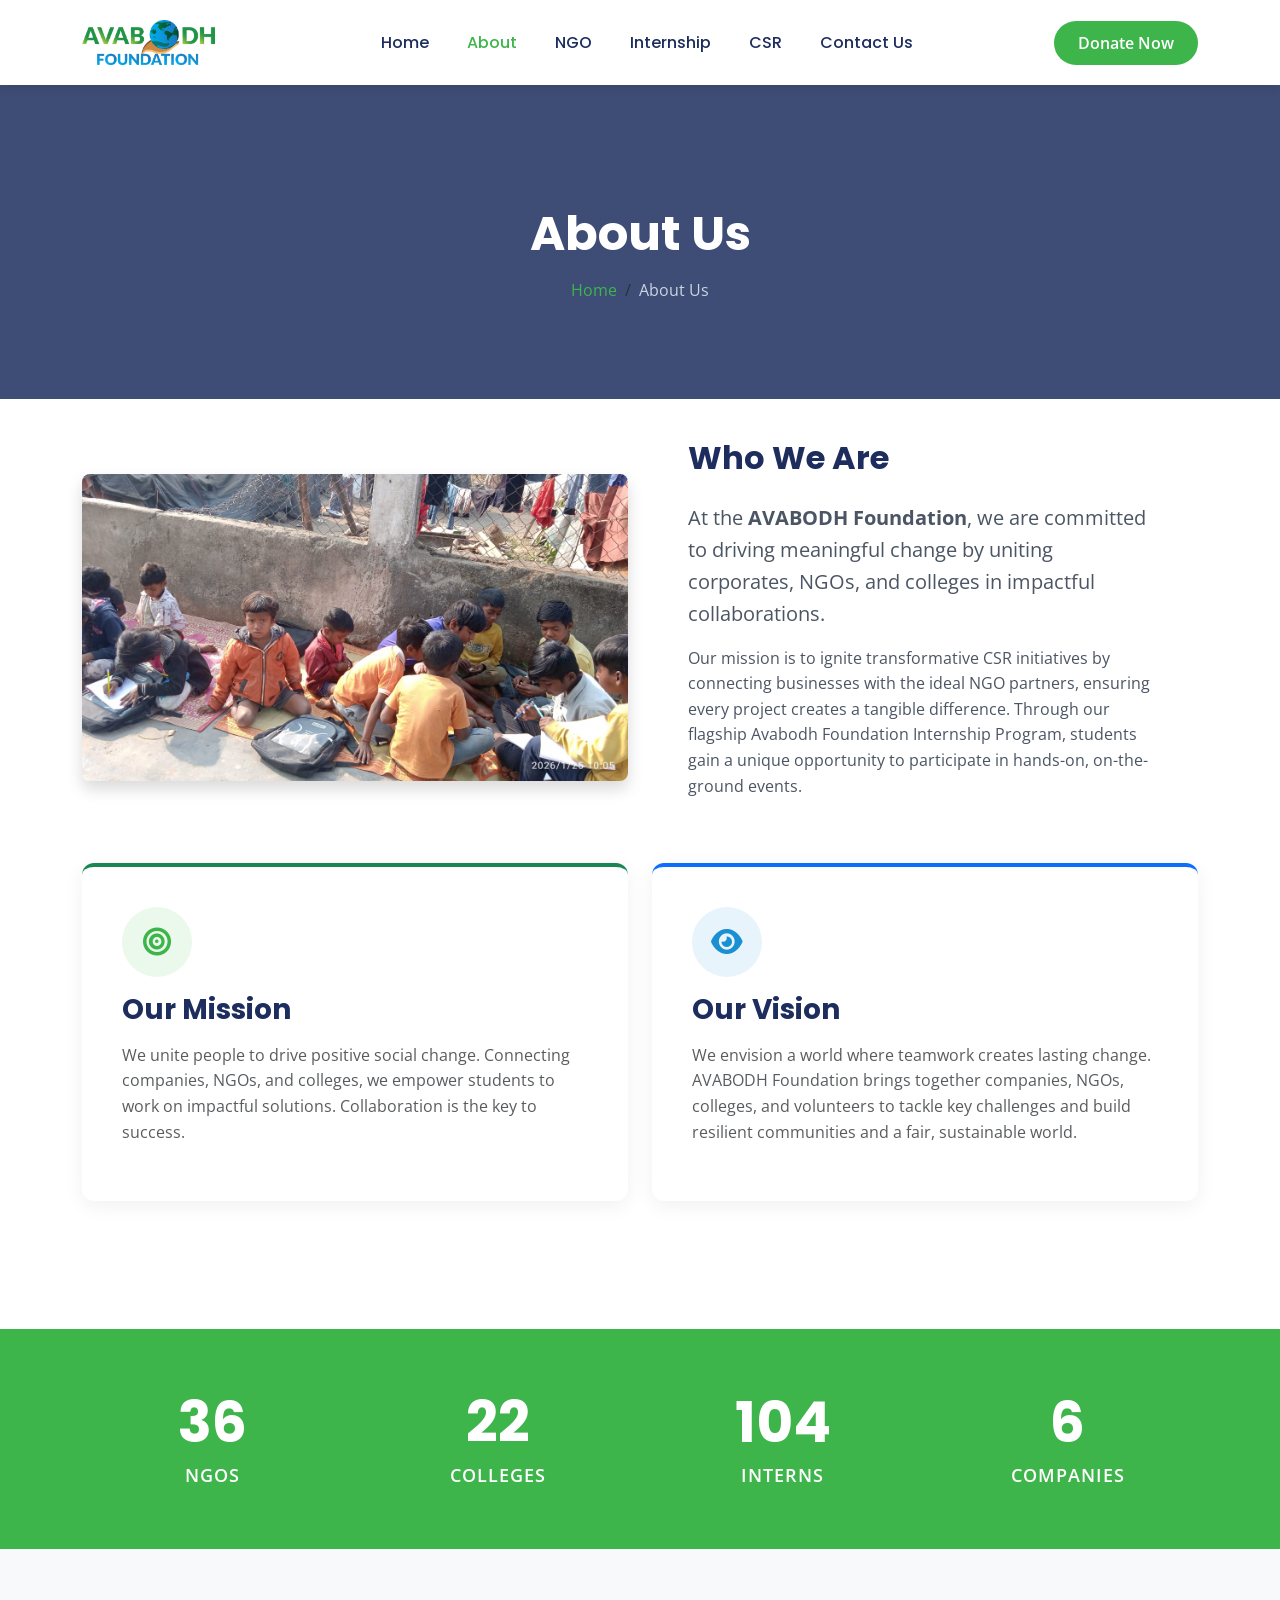
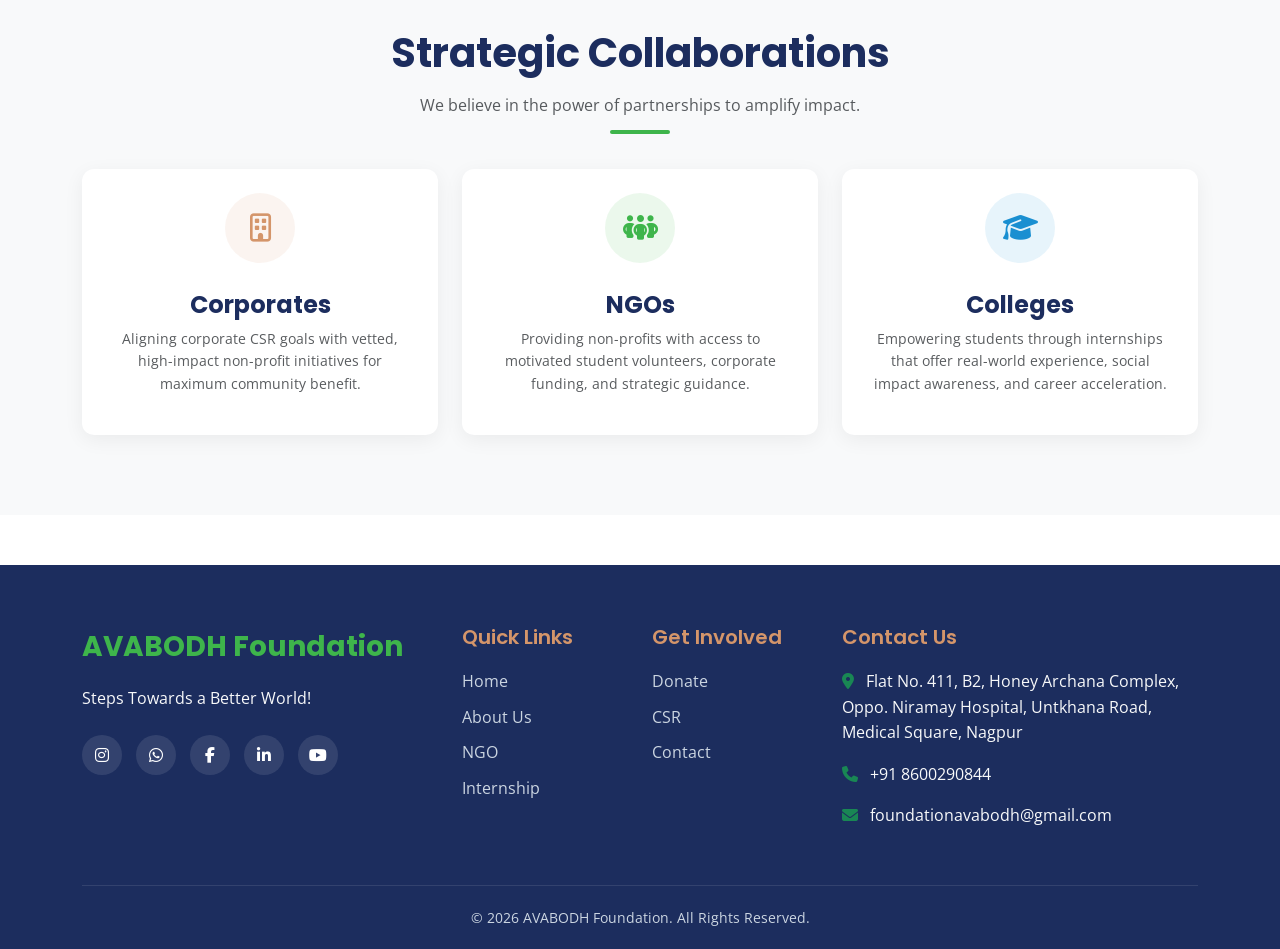
<file: about.html>
<!DOCTYPE html>
<html lang="en">
<head>
    <meta charset="UTF-8">
    <meta name="viewport" content="width=device-width, initial-scale=1.0">
    <title>About Us | AVABODH Foundation</title>
    <!-- Google Fonts -->
    <link href="https://fonts.googleapis.com/css2?family=Poppins:wght@400;500;600;700;800&family=Open+Sans:wght@400;500;600&display=swap" rel="stylesheet">
    <!-- Bootstrap 5 CSS -->
    <link href="https://cdn.jsdelivr.net/npm/bootstrap@5.3.0/dist/css/bootstrap.min.css" rel="stylesheet">
    <!-- Font Awesome 6 -->
    <link rel="stylesheet" href="https://cdnjs.cloudflare.com/ajax/libs/font-awesome/6.4.0/css/all.min.css">
    <!-- Custom CSS -->
    <link rel="stylesheet" href="css/style.css">
</head>
<body>

    <!-- Navbar -->
    <nav class="navbar navbar-expand-lg sticky-top">
        <div class="container">
            <a class="navbar-brand d-flex align-items-center" href="index.html">
    <img src="images/logo2.png" alt="AVABODH Logo" class="logo-img">
</a>
            <button class="navbar-toggler" type="button" data-bs-toggle="collapse" data-bs-target="#mainNav" aria-controls="mainNav" aria-expanded="false" aria-label="Toggle navigation">
                <span class="navbar-toggler-icon"></span>
            </button>
            <div class="collapse navbar-collapse" id="mainNav">
                <ul class="navbar-nav mx-auto mb-2 mb-lg-0">
                    <li class="nav-item"><a class="nav-link" href="index.html">Home</a></li>
                    <li class="nav-item"><a class="nav-link active" href="about.html">About</a></li>
                    <li class="nav-item"><a class="nav-link" href="causes.html">NGO</a></li>
                    <li class="nav-item"><a class="nav-link" href="internship.html">Internship</a></li>
                    <li class="nav-item"><a class="nav-link" href="csr.html">CSR</a></li>
                    <li class="nav-item"><a class="nav-link" href="contact.html">Contact Us</a></li>
                </ul>
                <a href="donate.html" class="btn btn-primary-custom">Donate Now</a>
            </div>
        </div>
    </nav>

    <!-- Page Header -->
    <div class="page-header">
        <div class="container">
            <h1>About Us</h1>
            <nav aria-label="breadcrumb">
                <ol class="breadcrumb">
                    <li class="breadcrumb-item"><a href="index.html">Home</a></li>
                    <li class="breadcrumb-item active" aria-current="page">About Us</li>
                </ol>
            </nav>
        </div>
    </div>

    <!-- About Section -->
    <section class="section-padding pt-0">
        <div class="container">
            <div class="row align-items-center mb-5">
                <div class="col-lg-6 mb-4 mb-lg-0">
                    <img src="images/IMG-20260125-WA0002.jpg" alt="About Avabodh Foundation" class="img-fluid rounded-3 shadow">
                </div>
                <div class="col-lg-6 px-lg-5">
                    <h2 class="fw-bold mb-4" style="color: var(--dark-navy);">Who We Are</h2>
                    <p class="fs-5">At the <strong>AVABODH Foundation</strong>, we are committed to driving meaningful change by uniting corporates, NGOs, and colleges in impactful collaborations.</p>
                    <p>Our mission is to ignite transformative CSR initiatives by connecting businesses with the ideal NGO partners, ensuring every project creates a tangible difference. Through our flagship Avabodh Foundation Internship Program, students gain a unique opportunity to participate in hands-on, on-the-ground events.</p>
                </div>
            </div>

            <!-- Mission & Vision -->
            <div class="row g-4 mb-5">
                <div class="col-md-6">
                    <div class="card custom-card p-4 h-100 border-top border-4 border-success">
                        <div class="card-body">
                            <div class="icon-box mb-3"><i class="fa-solid fa-bullseye"></i></div>
                            <h3 class="fw-bold mb-3">Our Mission</h3>
                            <p class="text-muted">We unite people to drive positive social change. Connecting companies, NGOs, and colleges, we empower students to work on impactful solutions. Collaboration is the key to success.</p>
                        </div>
                    </div>
                </div>
                <div class="col-md-6">
                    <div class="card custom-card p-4 h-100 border-top border-4 border-primary">
                        <div class="card-body">
                            <div class="icon-box blue mb-3"><i class="fa-solid fa-eye"></i></div>
                            <h3 class="fw-bold mb-3">Our Vision</h3>
                            <p class="text-muted">We envision a world where teamwork creates lasting change. AVABODH Foundation brings together companies, NGOs, colleges, and volunteers to tackle key challenges and build resilient communities and a fair, sustainable world.</p>
                        </div>
                    </div>
                </div>
            </div>
        </div>
    </section>

   <!-- Stats Section -->
<section class="stats-section my-0 rounded-0 shadow-none">
    <div class="container">
        <div class="row text-center g-4">

            <!-- NGOs -->
            <div class="col-md-3 col-6">
                <div class="stat-item">
                    <h2 class="stat-counter" data-target="130">0</h2>
                    <p>NGOs</p>
                </div>
            </div>

            <!-- Colleges -->
            <div class="col-md-3 col-6">
                <div class="stat-item">
                    <h2 class="stat-counter" data-target="80">0</h2>
                    <p>Colleges</p>
                </div>
            </div>

            <!-- Interns -->
            <div class="col-md-3 col-6">
                <div class="stat-item">
                    <h2 class="stat-counter" data-target="380">0</h2>
                    <p>Interns</p>
                </div>
            </div>

            <!-- Companies -->
            <div class="col-md-3 col-6">
                <div class="stat-item">
                    <h2 class="stat-counter" data-target="20">0</h2>
                    <p>Companies</p>
                </div>
            </div>

        </div>
    </div>
</section>
    
    <!-- Strategic Collaborations -->
    <section class="section-padding bg-light">
        <div class="container">
            <div class="section-title">
                <h2>Strategic Collaborations</h2>
                <p class="text-muted mt-3">We believe in the power of partnerships to amplify impact.</p>
            </div>
            <div class="row g-4 text-center">
                <div class="col-lg-4">
                    <div class="card custom-card p-4 border-0">
                        <div class="icon-box mx-auto tan"><i class="fa-regular fa-building"></i></div>
                        <h4 class="fw-bold mt-2">Corporates</h4>
                        <p class="text-muted small">Aligning corporate CSR goals with vetted, high-impact non-profit initiatives for maximum community benefit.</p>
                    </div>
                </div>
                <div class="col-lg-4">
                    <div class="card custom-card p-4 border-0">
                        <div class="icon-box mx-auto"><i class="fa-solid fa-people-group"></i></div>
                        <h4 class="fw-bold mt-2">NGOs</h4>
                        <p class="text-muted small">Providing non-profits with access to motivated student volunteers, corporate funding, and strategic guidance.</p>
                    </div>
                </div>
                <div class="col-lg-4">
                    <div class="card custom-card p-4 border-0">
                        <div class="icon-box mx-auto blue"><i class="fa-solid fa-graduation-cap"></i></div>
                        <h4 class="fw-bold mt-2">Colleges</h4>
                        <p class="text-muted small">Empowering students through internships that offer real-world experience, social impact awareness, and career acceleration.</p>
                    </div>
                </div>
            </div>
        </div>
    </section>

    <!-- Footer -->
    <footer>
        <div class="container">
            <div class="row g-4">
                <div class="col-lg-4 col-md-6">
                    <a class="navbar-brand text-white fs-3 fw-bold d-block mb-3" href="index.html" style="font-family: var(--heading-font);">AVABODH <span style="color: var(--primary-green);">Foundation</span></a>
                    <p class="mb-4 text-light">Steps Towards a Better World!</p>
                    <div class="social-icons">
                        <a href="https://www.instagram.com/reel/C9L1jUaPxgK/" target="_blank"><i class="fa-brands fa-instagram"></i></a>
                        <a href="https://chat.whatsapp.com/GaS6UkNaG8NHEqU58YS4Jh" target="_blank"><i class="fa-brands fa-whatsapp"></i></a>
                        <a href="https://www.facebook.com/reel/1158831598672202" target="_blank"><i class="fa-brands fa-facebook-f"></i></a>
                        <a href="https://www.linkedin.com/posts/avabodh-foundationn_avabodh-socialservicecommunityimpact-activity-7216248771544854529-NcuN" target="_blank"><i class="fa-brands fa-linkedin-in"></i></a>
                        <a href="https://youtube.com/shorts/wvzw0YIG0To" target="_blank"><i class="fa-brands fa-youtube"></i></a>
                    </div>
                </div>
                <div class="col-lg-2 col-md-6">
                    <h5>Quick Links</h5>
                    <ul>
                        <li><a href="index.html">Home</a></li>
                        <li><a href="about.html">About Us</a></li>
                        <li><a href="causes.html">NGO</a></li>
                        <li><a href="internship.html">Internship</a></li>
                    </ul>
                </div>
                <div class="col-lg-2 col-md-6">
                    <h5>Get Involved</h5>
                    <ul>
                        <li><a href="donate.html">Donate</a></li>
                        <li><a href="csr.html">CSR</a></li>
                        <li><a href="contact.html">Contact</a></li>
                    </ul>
                </div>
                <div class="col-lg-4 col-md-6">
                    <h5>Contact Us</h5>
                    <ul class="text-light list-unstyled">
                        <li class="mb-3"><i class="fa-solid fa-location-dot me-2 text-success"></i> Flat No. 411, B2, Honey Archana Complex, Oppo. Niramay Hospital, Untkhana Road, Medical Square, Nagpur</li>
                        <li class="mb-3"><i class="fa-solid fa-phone me-2 text-success"></i> +91 8600290844</li>
                        <li class="mb-3"><i class="fa-solid fa-envelope me-2 text-success"></i> foundationavabodh@gmail.com</li>
                    </ul>
                </div>
            </div>
            <div class="footer-bottom">
                <p class="mb-0">&copy; <span id="year"></span> AVABODH Foundation. All Rights Reserved.</p>
            </div>
        </div>
    </footer>

    <!-- Bootstrap & JS -->
    <script src="https://cdn.jsdelivr.net/npm/bootstrap@5.3.0/dist/js/bootstrap.bundle.min.js"></script>
    <script src="js/main.js"></script>
    <script>
        document.getElementById('year').textContent = new Date().getFullYear();
    </script>
</body>
</html>
</file>
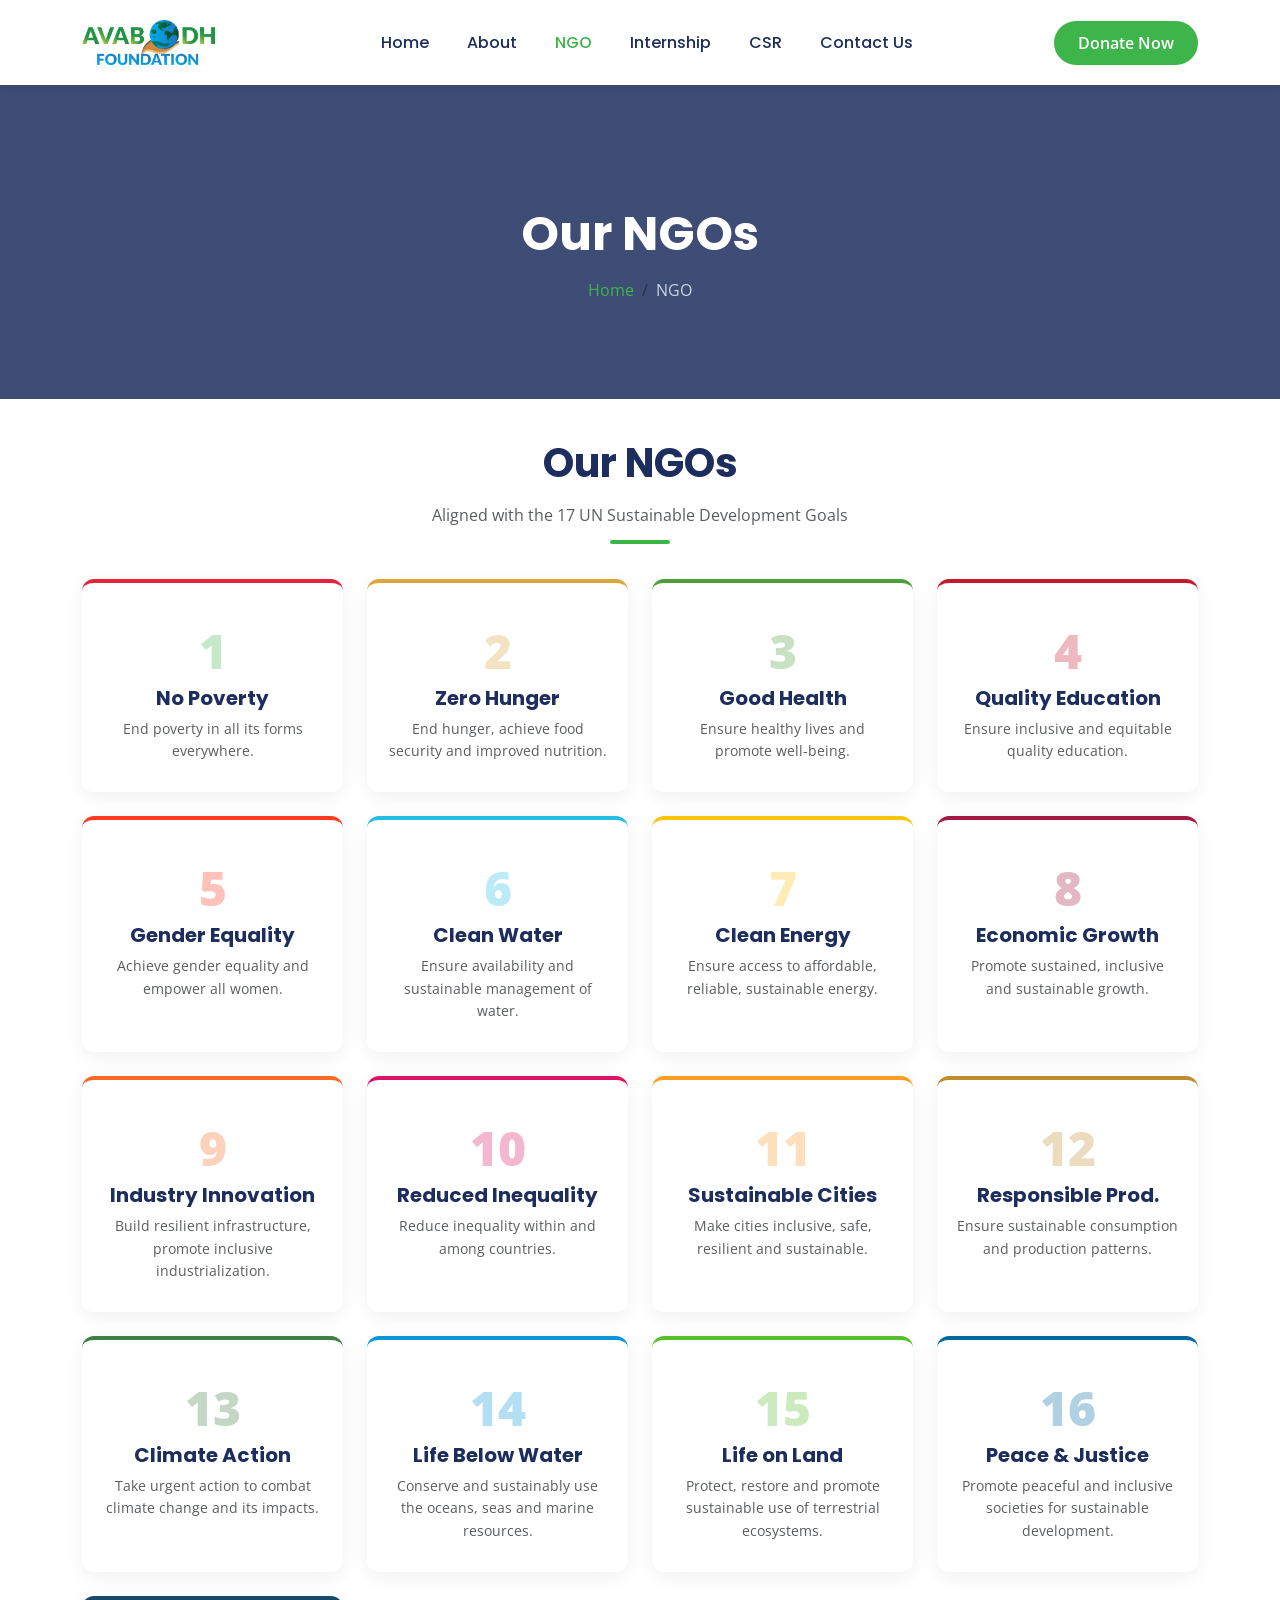
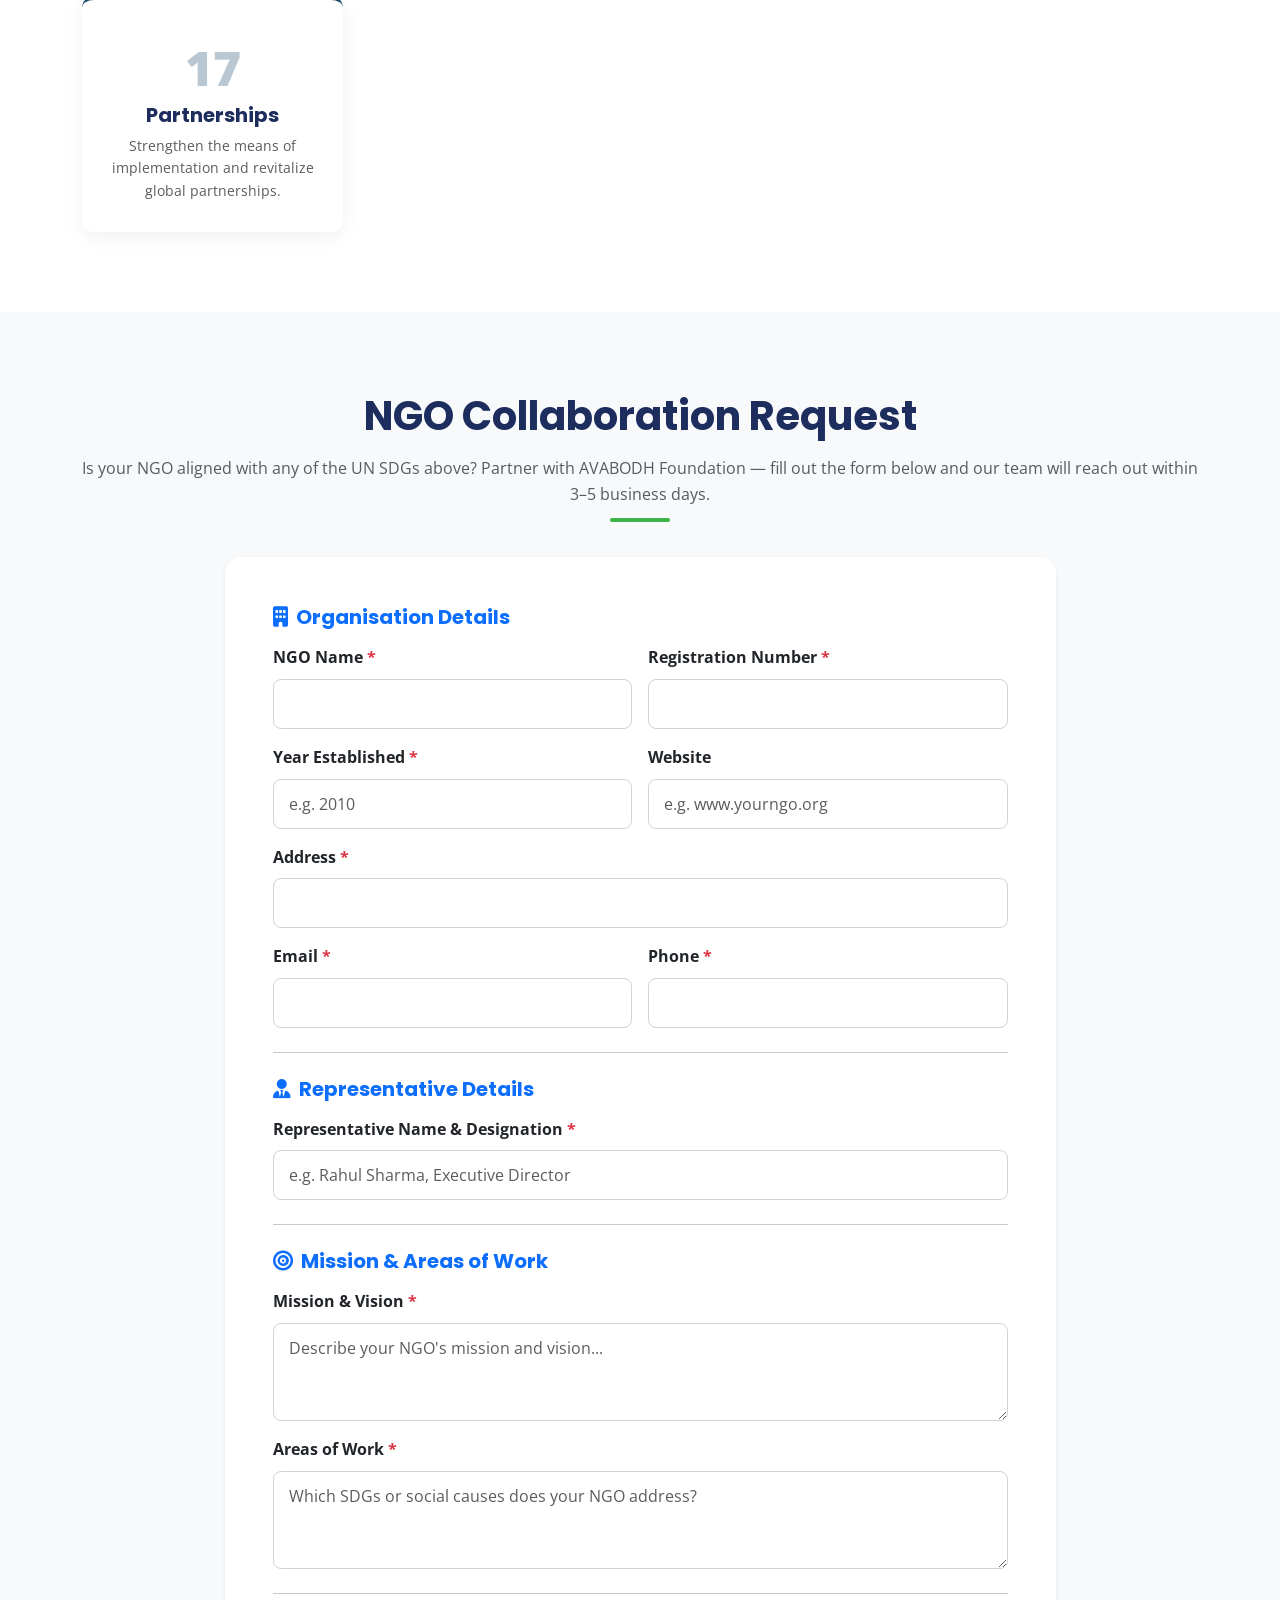
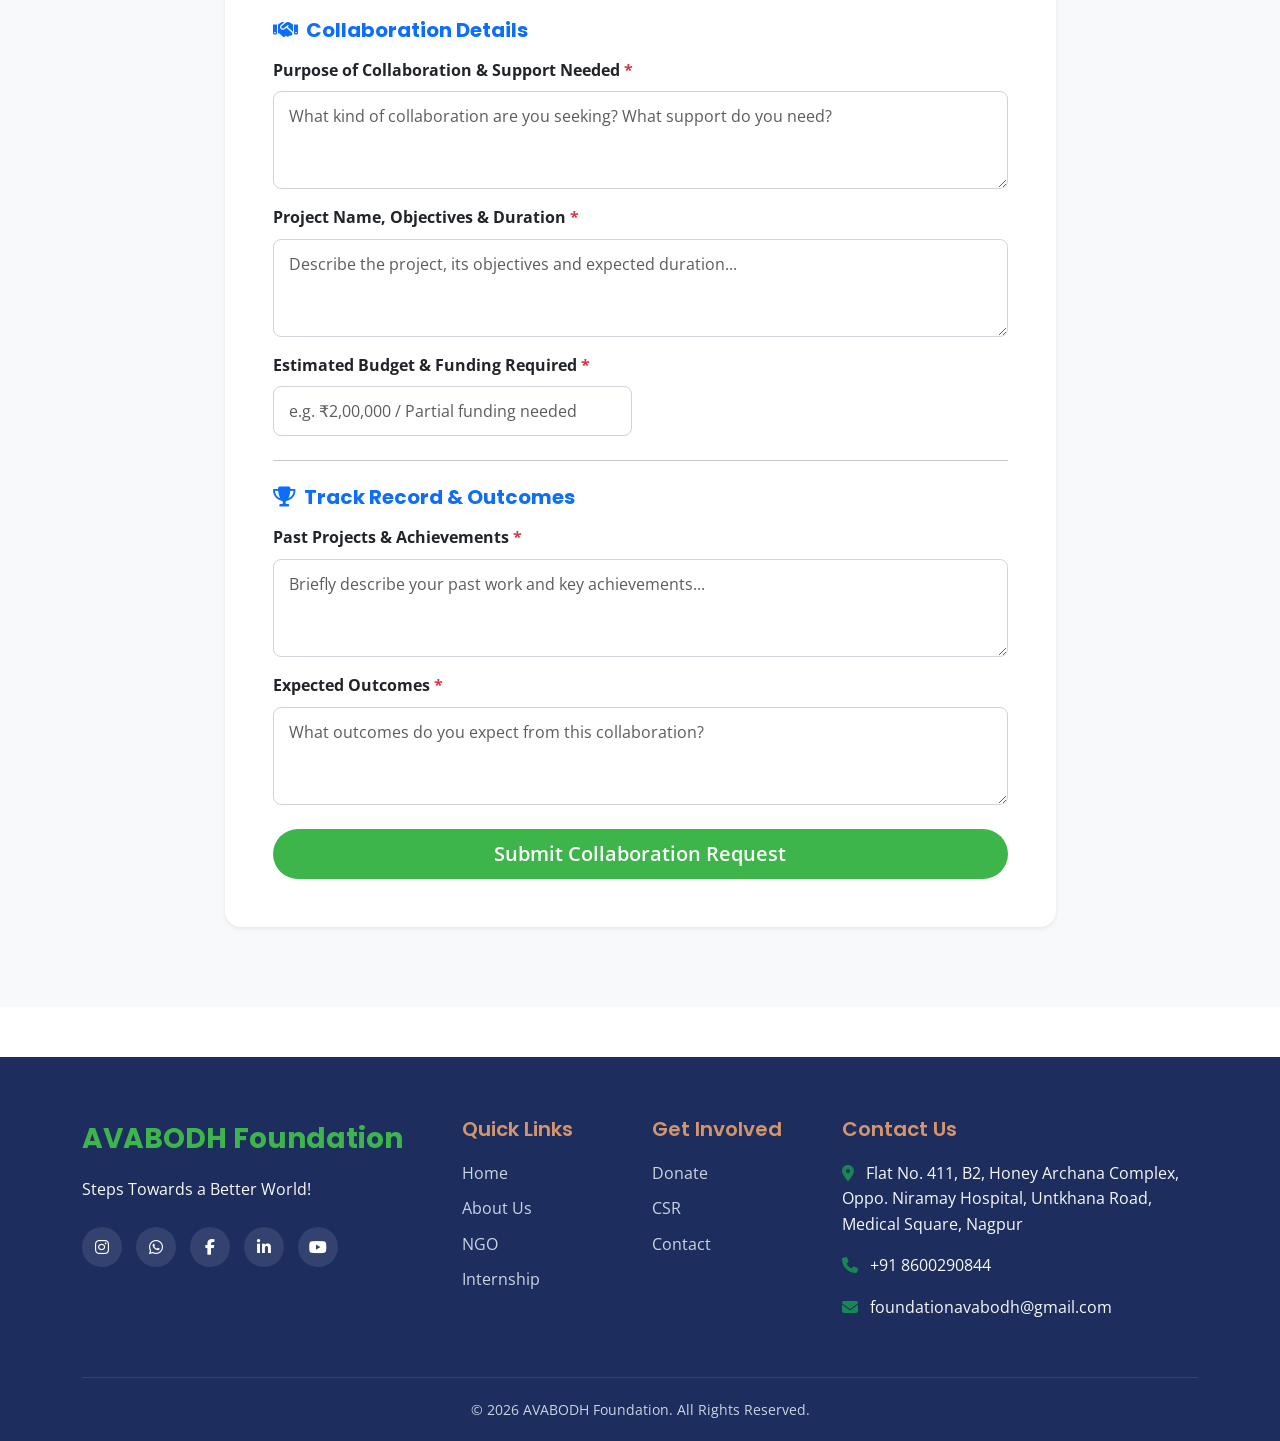
<file: causes.html>
<!DOCTYPE html>
<html lang="en">
<head>
    <meta charset="UTF-8">
    <meta name="viewport" content="width=device-width, initial-scale=1.0">
    <title>NGO | AVABODH Foundation</title>
    <!-- Google Fonts -->
    <link href="https://fonts.googleapis.com/css2?family=Poppins:wght@400;500;600;700;800&family=Open+Sans:wght@400;500;600&display=swap" rel="stylesheet">
    <!-- Bootstrap 5 CSS -->
    <link href="https://cdn.jsdelivr.net/npm/bootstrap@5.3.0/dist/css/bootstrap.min.css" rel="stylesheet">
    <!-- Font Awesome 6 -->
    <link rel="stylesheet" href="https://cdnjs.cloudflare.com/ajax/libs/font-awesome/6.4.0/css/all.min.css">
    <!-- Custom CSS -->
    <link rel="stylesheet" href="css/style.css">
    <style>
        .sdg-card-1  { border-top: 4px solid #E5243B; }
        .sdg-card-2  { border-top: 4px solid #DDA63A; }
        .sdg-card-3  { border-top: 4px solid #4C9F38; }
        .sdg-card-4  { border-top: 4px solid #C5192D; }
        .sdg-card-5  { border-top: 4px solid #FF3A21; }
        .sdg-card-6  { border-top: 4px solid #26BDE2; }
        .sdg-card-7  { border-top: 4px solid #FCC30B; }
        .sdg-card-8  { border-top: 4px solid #A21942; }
        .sdg-card-9  { border-top: 4px solid #FD6925; }
        .sdg-card-10 { border-top: 4px solid #DD1367; }
        .sdg-card-11 { border-top: 4px solid #FD9D24; }
        .sdg-card-12 { border-top: 4px solid #BF8B2E; }
        .sdg-card-13 { border-top: 4px solid #3F7E44; }
        .sdg-card-14 { border-top: 4px solid #0A97D9; }
        .sdg-card-15 { border-top: 4px solid #56C02B; }
        .sdg-card-16 { border-top: 4px solid #00689D; }
        .sdg-card-17 { border-top: 4px solid #19486A; }
    </style>
</head>
<body>

    <!-- Navbar -->
    <nav class="navbar navbar-expand-lg sticky-top">
        <div class="container">
            <a class="navbar-brand d-flex align-items-center" href="index.html">
                <img src="images/logo2.png" alt="AVABODH Logo" class="logo-img">
            </a>
            <button class="navbar-toggler" type="button" data-bs-toggle="collapse" data-bs-target="#mainNav" aria-controls="mainNav" aria-expanded="false" aria-label="Toggle navigation">
                <span class="navbar-toggler-icon"></span>
            </button>
            <div class="collapse navbar-collapse" id="mainNav">
                <ul class="navbar-nav mx-auto mb-2 mb-lg-0">
                    <li class="nav-item"><a class="nav-link" href="index.html">Home</a></li>
                    <li class="nav-item"><a class="nav-link" href="about.html">About</a></li>
                    <li class="nav-item"><a class="nav-link active" href="causes.html">NGO</a></li>
                    <li class="nav-item"><a class="nav-link" href="internship.html">Internship</a></li>
                    <li class="nav-item"><a class="nav-link" href="csr.html">CSR</a></li>
                    <li class="nav-item"><a class="nav-link" href="contact.html">Contact Us</a></li>
                </ul>
                <a href="donate.html" class="btn btn-primary-custom">Donate Now</a>
            </div>
        </div>
    </nav>

    <!-- Page Header -->
    <div class="page-header">
        <div class="container">
            <h1>Our NGOs</h1>
            <nav aria-label="breadcrumb">
                <ol class="breadcrumb">
                    <li class="breadcrumb-item"><a href="index.html">Home</a></li>
                    <li class="breadcrumb-item active" aria-current="page">NGO</li>
                </ol>
            </nav>
        </div>
    </div>

    <!-- SDGs Section -->
    <section class="section-padding pt-0">
        <div class="container">
            <div class="section-title">
                <h2>Our NGOs</h2>
                <p class="text-muted mt-3">Aligned with the 17 UN Sustainable Development Goals</p>
            </div>
            <div class="row g-4">
                <div class="col-lg-3 col-md-4 col-sm-6">
                    <div class="card custom-card sdg-card sdg-card-1">
                        <div class="sdg-number">1</div>
                        <h5 class="fw-bold mt-3">No Poverty</h5>
                        <p class="small text-muted mb-0">End poverty in all its forms everywhere.</p>
                    </div>
                </div>
                <div class="col-lg-3 col-md-4 col-sm-6">
                    <div class="card custom-card sdg-card sdg-card-2">
                        <div class="sdg-number" style="color: #DDA63A;">2</div>
                        <h5 class="fw-bold mt-3">Zero Hunger</h5>
                        <p class="small text-muted mb-0">End hunger, achieve food security and improved nutrition.</p>
                    </div>
                </div>
                <div class="col-lg-3 col-md-4 col-sm-6">
                    <div class="card custom-card sdg-card sdg-card-3">
                        <div class="sdg-number" style="color: #4C9F38;">3</div>
                        <h5 class="fw-bold mt-3">Good Health</h5>
                        <p class="small text-muted mb-0">Ensure healthy lives and promote well-being.</p>
                    </div>
                </div>
                <div class="col-lg-3 col-md-4 col-sm-6">
                    <div class="card custom-card sdg-card sdg-card-4">
                        <div class="sdg-number" style="color: #C5192D;">4</div>
                        <h5 class="fw-bold mt-3">Quality Education</h5>
                        <p class="small text-muted mb-0">Ensure inclusive and equitable quality education.</p>
                    </div>
                </div>
                <div class="col-lg-3 col-md-4 col-sm-6">
                    <div class="card custom-card sdg-card sdg-card-5">
                        <div class="sdg-number" style="color: #FF3A21;">5</div>
                        <h5 class="fw-bold mt-3">Gender Equality</h5>
                        <p class="small text-muted mb-0">Achieve gender equality and empower all women.</p>
                    </div>
                </div>
                <div class="col-lg-3 col-md-4 col-sm-6">
                    <div class="card custom-card sdg-card sdg-card-6">
                        <div class="sdg-number" style="color: #26BDE2;">6</div>
                        <h5 class="fw-bold mt-3">Clean Water</h5>
                        <p class="small text-muted mb-0">Ensure availability and sustainable management of water.</p>
                    </div>
                </div>
                <div class="col-lg-3 col-md-4 col-sm-6">
                    <div class="card custom-card sdg-card sdg-card-7">
                        <div class="sdg-number" style="color: #FCC30B;">7</div>
                        <h5 class="fw-bold mt-3">Clean Energy</h5>
                        <p class="small text-muted mb-0">Ensure access to affordable, reliable, sustainable energy.</p>
                    </div>
                </div>
                <div class="col-lg-3 col-md-4 col-sm-6">
                    <div class="card custom-card sdg-card sdg-card-8">
                        <div class="sdg-number" style="color: #A21942;">8</div>
                        <h5 class="fw-bold mt-3">Economic Growth</h5>
                        <p class="small text-muted mb-0">Promote sustained, inclusive and sustainable growth.</p>
                    </div>
                </div>
                <div class="col-lg-3 col-md-4 col-sm-6">
                    <div class="card custom-card sdg-card sdg-card-9">
                        <div class="sdg-number" style="color: #FD6925;">9</div>
                        <h5 class="fw-bold mt-3">Industry Innovation</h5>
                        <p class="small text-muted mb-0">Build resilient infrastructure, promote inclusive industrialization.</p>
                    </div>
                </div>
                <div class="col-lg-3 col-md-4 col-sm-6">
                    <div class="card custom-card sdg-card sdg-card-10">
                        <div class="sdg-number" style="color: #DD1367;">10</div>
                        <h5 class="fw-bold mt-3">Reduced Inequality</h5>
                        <p class="small text-muted mb-0">Reduce inequality within and among countries.</p>
                    </div>
                </div>
                <div class="col-lg-3 col-md-4 col-sm-6">
                    <div class="card custom-card sdg-card sdg-card-11">
                        <div class="sdg-number" style="color: #FD9D24;">11</div>
                        <h5 class="fw-bold mt-3">Sustainable Cities</h5>
                        <p class="small text-muted mb-0">Make cities inclusive, safe, resilient and sustainable.</p>
                    </div>
                </div>
                <div class="col-lg-3 col-md-4 col-sm-6">
                    <div class="card custom-card sdg-card sdg-card-12">
                        <div class="sdg-number" style="color: #BF8B2E;">12</div>
                        <h5 class="fw-bold mt-3">Responsible Prod.</h5>
                        <p class="small text-muted mb-0">Ensure sustainable consumption and production patterns.</p>
                    </div>
                </div>
                <div class="col-lg-3 col-md-4 col-sm-6">
                    <div class="card custom-card sdg-card sdg-card-13">
                        <div class="sdg-number" style="color: #3F7E44;">13</div>
                        <h5 class="fw-bold mt-3">Climate Action</h5>
                        <p class="small text-muted mb-0">Take urgent action to combat climate change and its impacts.</p>
                    </div>
                </div>
                <div class="col-lg-3 col-md-4 col-sm-6">
                    <div class="card custom-card sdg-card sdg-card-14">
                        <div class="sdg-number" style="color: #0A97D9;">14</div>
                        <h5 class="fw-bold mt-3">Life Below Water</h5>
                        <p class="small text-muted mb-0">Conserve and sustainably use the oceans, seas and marine resources.</p>
                    </div>
                </div>
                <div class="col-lg-3 col-md-4 col-sm-6">
                    <div class="card custom-card sdg-card sdg-card-15">
                        <div class="sdg-number" style="color: #56C02B;">15</div>
                        <h5 class="fw-bold mt-3">Life on Land</h5>
                        <p class="small text-muted mb-0">Protect, restore and promote sustainable use of terrestrial ecosystems.</p>
                    </div>
                </div>
                <div class="col-lg-3 col-md-4 col-sm-6">
                    <div class="card custom-card sdg-card sdg-card-16">
                        <div class="sdg-number" style="color: #00689D;">16</div>
                        <h5 class="fw-bold mt-3">Peace & Justice</h5>
                        <p class="small text-muted mb-0">Promote peaceful and inclusive societies for sustainable development.</p>
                    </div>
                </div>
                <div class="col-lg-3 col-md-4 col-sm-6">
                    <div class="card custom-card sdg-card sdg-card-17">
                        <div class="sdg-number" style="color: #19486A;">17</div>
                        <h5 class="fw-bold mt-3">Partnerships</h5>
                        <p class="small text-muted mb-0">Strengthen the means of implementation and revitalize global partnerships.</p>
                    </div>
                </div>
            </div>
        </div>
    </section>

    <!-- =============================================
         NGO COLLABORATION FORM — NEW SECTION
         ============================================= -->
    <section class="section-padding bg-light" id="ngoFormSection">
        <div class="container">
            <div class="section-title">
                <h2>NGO Collaboration Request</h2>
                <p class="text-muted mt-3">Is your NGO aligned with any of the UN SDGs above? Partner with AVABODH Foundation — fill out the form below and our team will reach out within 3–5 business days.</p>
            </div>
            <div class="row justify-content-center">
                <div class="col-lg-9">
                    <div class="card shadow-sm border-0 rounded-4">
                        <div class="card-body p-4 p-md-5">

                            <!-- Success Message -->
                            <div id="ngoSuccess" style="display:none;" class="alert alert-success text-center rounded-3 fs-5 mb-4">
                                ✅ <strong>Collaboration Request Submitted!</strong> Our team will review and contact you within 3–5 business days.
                            </div>

                            <!-- NGO Form -->
                            <form id="ngoForm">

                                <!-- Section 1: Basic Info -->
                                <h5 class="fw-bold mb-3 text-primary"><i class="fa-solid fa-building me-2"></i>Organisation Details</h5>
                                <div class="row g-3 mb-4">
                                    <div class="col-md-6">
                                        <label for="ngoName" class="form-label fw-bold">NGO Name <span class="text-danger">*</span></label>
                                        <input type="text" class="form-control" id="ngoName" required>
                                    </div>
                                    <div class="col-md-6">
                                        <label for="regNumber" class="form-label fw-bold">Registration Number <span class="text-danger">*</span></label>
                                        <input type="text" class="form-control" id="regNumber" required>
                                    </div>
                                    <div class="col-md-6">
                                        <label for="yearEstablished" class="form-label fw-bold">Year Established <span class="text-danger">*</span></label>
                                        <input type="text" class="form-control" id="yearEstablished" placeholder="e.g. 2010" required>
                                    </div>
                                    <div class="col-md-6">
                                        <label for="ngoWebsite" class="form-label fw-bold">Website</label>
                                        <input type="text" class="form-control" id="ngoWebsite" placeholder="e.g. www.yourngo.org">
                                    </div>
                                    <div class="col-12">
                                        <label for="ngoAddress" class="form-label fw-bold">Address <span class="text-danger">*</span></label>
                                        <input type="text" class="form-control" id="ngoAddress" required>
                                    </div>
                                    <div class="col-md-6">
                                        <label for="ngoEmail" class="form-label fw-bold">Email <span class="text-danger">*</span></label>
                                        <input type="email" class="form-control" id="ngoEmail" required>
                                    </div>
                                    <div class="col-md-6">
                                        <label for="ngoPhone" class="form-label fw-bold">Phone <span class="text-danger">*</span></label>
                                        <input type="tel" class="form-control" id="ngoPhone" required>
                                    </div>
                                </div>

                                <hr class="my-4">

                                <!-- Section 2: Representative -->
                                <h5 class="fw-bold mb-3 text-primary"><i class="fa-solid fa-user-tie me-2"></i>Representative Details</h5>
                                <div class="row g-3 mb-4">
                                    <div class="col-12">
                                        <label for="repDetails" class="form-label fw-bold">Representative Name & Designation <span class="text-danger">*</span></label>
                                        <input type="text" class="form-control" id="repDetails" placeholder="e.g. Rahul Sharma, Executive Director" required>
                                    </div>
                                </div>

                                <hr class="my-4">

                                <!-- Section 3: Mission & Work -->
                                <h5 class="fw-bold mb-3 text-primary"><i class="fa-solid fa-bullseye me-2"></i>Mission & Areas of Work</h5>
                                <div class="row g-3 mb-4">
                                    <div class="col-12">
                                        <label for="missionVision" class="form-label fw-bold">Mission & Vision <span class="text-danger">*</span></label>
                                        <textarea class="form-control" id="missionVision" rows="3" placeholder="Describe your NGO's mission and vision..." required></textarea>
                                    </div>
                                    <div class="col-12">
                                        <label for="areasOfWork" class="form-label fw-bold">Areas of Work <span class="text-danger">*</span></label>
                                        <textarea class="form-control" id="areasOfWork" rows="3" placeholder="Which SDGs or social causes does your NGO address?" required></textarea>
                                    </div>
                                </div>

                                <hr class="my-4">

                                <!-- Section 4: Collaboration -->
                                <h5 class="fw-bold mb-3 text-primary"><i class="fa-solid fa-handshake me-2"></i>Collaboration Details</h5>
                                <div class="row g-3 mb-4">
                                    <div class="col-12">
                                        <label for="purposeCollab" class="form-label fw-bold">Purpose of Collaboration & Support Needed <span class="text-danger">*</span></label>
                                        <textarea class="form-control" id="purposeCollab" rows="3" placeholder="What kind of collaboration are you seeking? What support do you need?" required></textarea>
                                    </div>
                                    <div class="col-12">
                                        <label for="projectDetails" class="form-label fw-bold">Project Name, Objectives & Duration <span class="text-danger">*</span></label>
                                        <textarea class="form-control" id="projectDetails" rows="3" placeholder="Describe the project, its objectives and expected duration..." required></textarea>
                                    </div>
                                    <div class="col-md-6">
                                        <label for="budget" class="form-label fw-bold">Estimated Budget & Funding Required <span class="text-danger">*</span></label>
                                        <input type="text" class="form-control" id="budget" placeholder="e.g. ₹2,00,000 / Partial funding needed" required>
                                    </div>
                                </div>

                                <hr class="my-4">

                                <!-- Section 5: Track Record -->
                                <h5 class="fw-bold mb-3 text-primary"><i class="fa-solid fa-trophy me-2"></i>Track Record & Outcomes</h5>
                                <div class="row g-3 mb-4">
                                    <div class="col-12">
                                        <label for="pastProjects" class="form-label fw-bold">Past Projects & Achievements <span class="text-danger">*</span></label>
                                        <textarea class="form-control" id="pastProjects" rows="3" placeholder="Briefly describe your past work and key achievements..." required></textarea>
                                    </div>
                                    <div class="col-12">
                                        <label for="expectedOutcomes" class="form-label fw-bold">Expected Outcomes <span class="text-danger">*</span></label>
                                        <textarea class="form-control" id="expectedOutcomes" rows="3" placeholder="What outcomes do you expect from this collaboration?" required></textarea>
                                    </div>
                                </div>

                                <div class="col-12 text-center mt-4">
                                    <button type="submit" id="ngoSubmitBtn" class="btn btn-primary-custom btn-lg w-100">
                                        Submit Collaboration Request
                                    </button>
                                </div>

                            </form>
                        </div>
                    </div>
                </div>
            </div>
        </div>
    </section>

    <!-- Footer -->
    <footer>
        <div class="container">
            <div class="row g-4">
                <div class="col-lg-4 col-md-6">
                    <a class="navbar-brand text-white fs-3 fw-bold d-block mb-3" href="index.html" style="font-family: var(--heading-font);">AVABODH <span style="color: var(--primary-green);">Foundation</span></a>
                    <p class="mb-4 text-light">Steps Towards a Better World!</p>
                    <div class="social-icons">
                        <a href="https://www.instagram.com/reel/C9L1jUaPxgK/" target="_blank"><i class="fa-brands fa-instagram"></i></a>
                        <a href="https://chat.whatsapp.com/GaS6UkNaG8NHEqU58YS4Jh" target="_blank"><i class="fa-brands fa-whatsapp"></i></a>
                        <a href="https://www.facebook.com/reel/1158831598672202" target="_blank"><i class="fa-brands fa-facebook-f"></i></a>
                        <a href="https://www.linkedin.com/posts/avabodh-foundationn_avabodh-socialservicecommunityimpact-activity-7216248771544854529-NcuN" target="_blank"><i class="fa-brands fa-linkedin-in"></i></a>
                        <a href="https://youtube.com/shorts/wvzw0YIG0To" target="_blank"><i class="fa-brands fa-youtube"></i></a>
                    </div>
                </div>
                <div class="col-lg-2 col-md-6">
                    <h5>Quick Links</h5>
                    <ul>
                        <li><a href="index.html">Home</a></li>
                        <li><a href="about.html">About Us</a></li>
                        <li><a href="causes.html">NGO</a></li>
                        <li><a href="internship.html">Internship</a></li>
                    </ul>
                </div>
                <div class="col-lg-2 col-md-6">
                    <h5>Get Involved</h5>
                    <ul>
                        <li><a href="donate.html">Donate</a></li>
                        <li><a href="csr.html">CSR</a></li>
                        <li><a href="contact.html">Contact</a></li>
                    </ul>
                </div>
                <div class="col-lg-4 col-md-6">
                    <h5>Contact Us</h5>
                    <ul class="text-light list-unstyled">
                        <li class="mb-3"><i class="fa-solid fa-location-dot me-2 text-success"></i> Flat No. 411, B2, Honey Archana Complex, Oppo. Niramay Hospital, Untkhana Road, Medical Square, Nagpur</li>
                        <li class="mb-3"><i class="fa-solid fa-phone me-2 text-success"></i> +91 8600290844</li>
                        <li class="mb-3"><i class="fa-solid fa-envelope me-2 text-success"></i> foundationavabodh@gmail.com</li>
                    </ul>
                </div>
            </div>
            <div class="footer-bottom">
                <p class="mb-0">&copy; <span id="year"></span> AVABODH Foundation. All Rights Reserved.</p>
            </div>
        </div>
    </footer>

    <!-- Bootstrap & JS -->
    <script src="https://cdn.jsdelivr.net/npm/bootstrap@5.3.0/dist/js/bootstrap.bundle.min.js"></script>
    <script src="js/main.js"></script>
    <script>
        document.getElementById('year').textContent = new Date().getFullYear();

        // Google Form endpoint for NGO Collaborations
        const NGO_FORM_URL = 'https://docs.google.com/forms/d/e/1FAIpQLSfrV74zqcHkpq0c9y_P7XHiHwXeHsepmiVExbqfdsjC34eCWg/formResponse';

        // Entry IDs mapped to each field ID
        const NGO_FIELDS = {
            ngoName:          'entry.1055932570',
            regNumber:        'entry.759557122',
            yearEstablished:  'entry.115495086',
            ngoAddress:       'entry.1302465417',
            ngoEmail:         'entry.2146846921',
            ngoPhone:         'entry.1308987733',
            ngoWebsite:       'entry.432570749',
            repDetails:       'entry.1776402872',
            missionVision:    'entry.1475626662',
            areasOfWork:      'entry.1874100737',
            purposeCollab:    'entry.737120370',
            projectDetails:   'entry.780525782',
            budget:           'entry.300767749',
            pastProjects:     'entry.885467784',
            expectedOutcomes: 'entry.1953676178'
        };

        document.getElementById('ngoForm').addEventListener('submit', function (e) {
            e.preventDefault();

            const btn = document.getElementById('ngoSubmitBtn');
            btn.innerHTML = '<i class="fa-solid fa-spinner fa-spin"></i> Submitting...';
            btn.disabled = true;

            // Build URL-encoded form data
            const params = new URLSearchParams();
            for (const [fieldId, entryKey] of Object.entries(NGO_FIELDS)) {
                params.append(entryKey, document.getElementById(fieldId).value);
            }

            // Send to Google Forms using no-cors
            fetch(NGO_FORM_URL, {
                method: 'POST',
                mode: 'no-cors',
                headers: { 'Content-Type': 'application/x-www-form-urlencoded' },
                body: params.toString()
            })
            .then(function () {
                document.getElementById('ngoForm').style.display = 'none';
                document.getElementById('ngoSuccess').style.display = 'block';
                window.scrollTo({ top: document.getElementById('ngoSuccess').offsetTop - 100, behavior: 'smooth' });
            })
            .catch(function (err) {
                btn.innerHTML = 'Submit Collaboration Request';
                btn.disabled = false;
                alert('Something went wrong. Please try again.');
                console.error(err);
            });
        });
    </script>
</body>
</html>
</file>
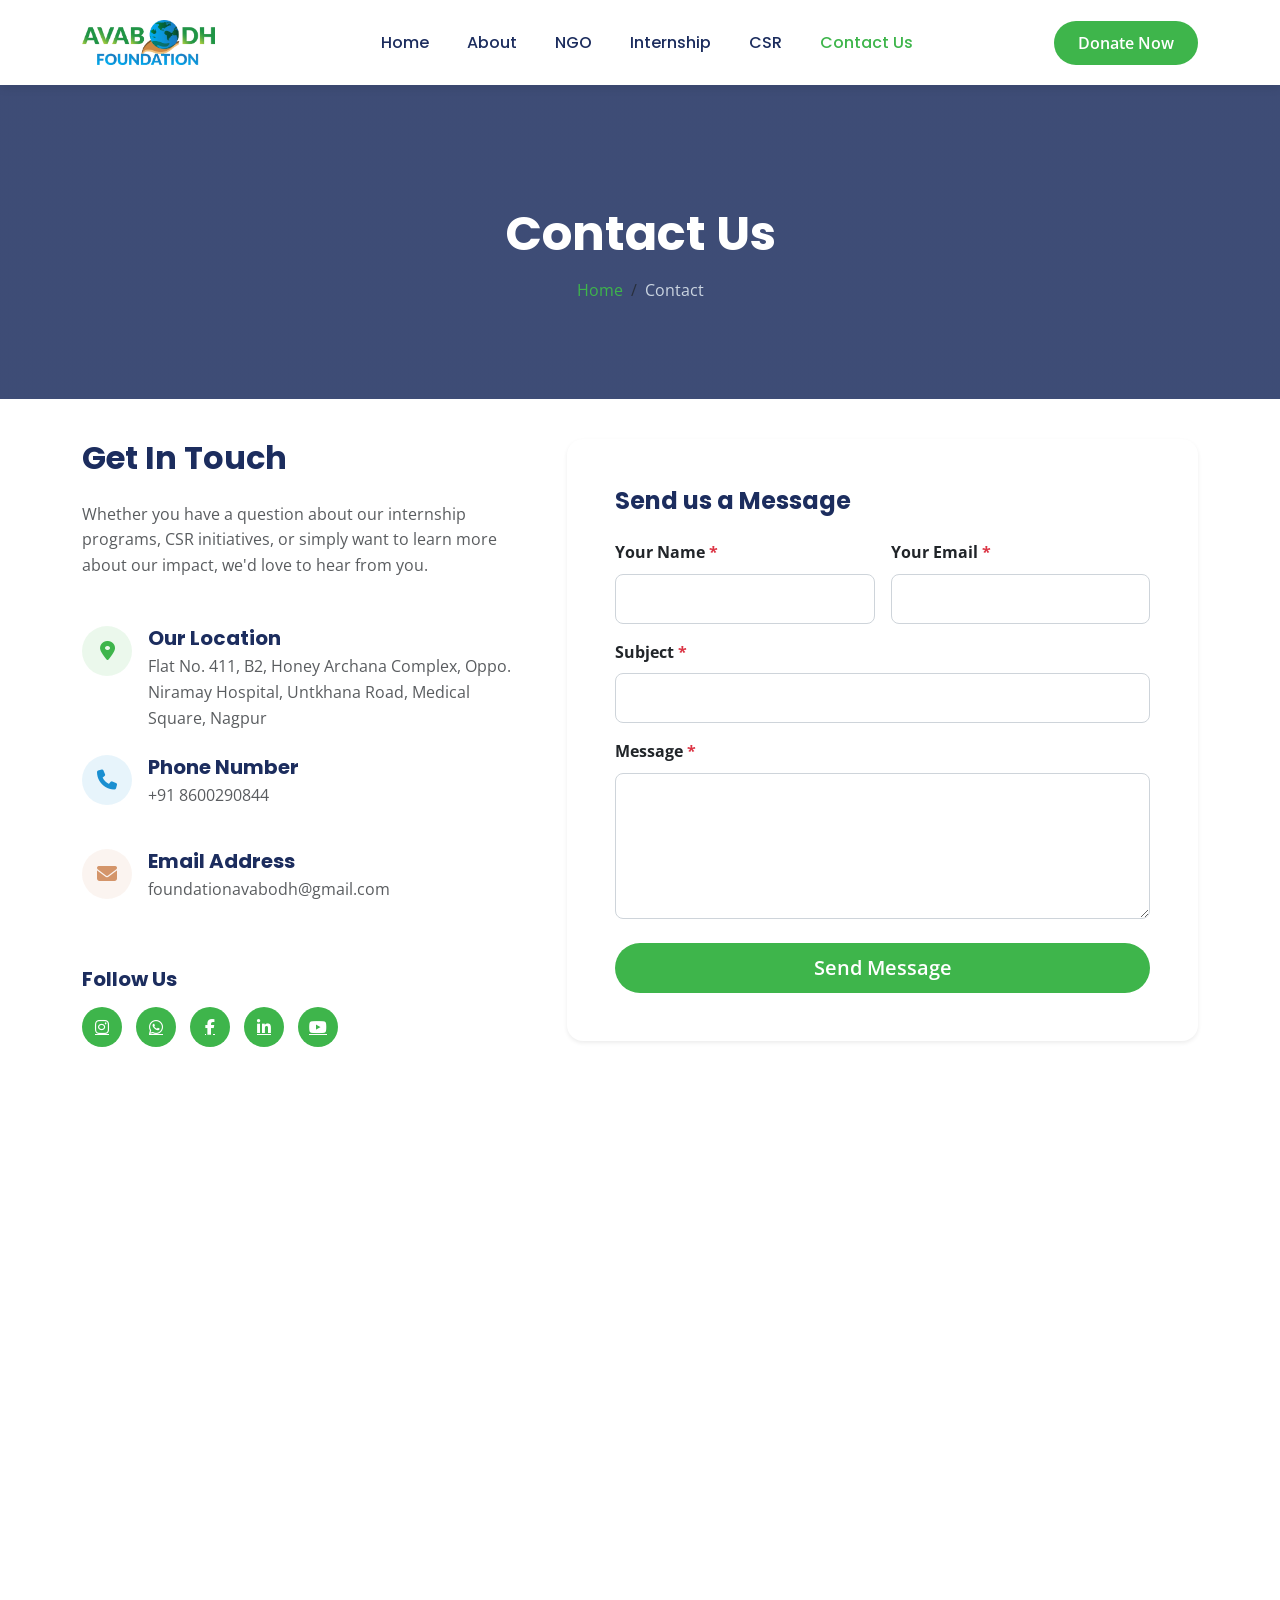
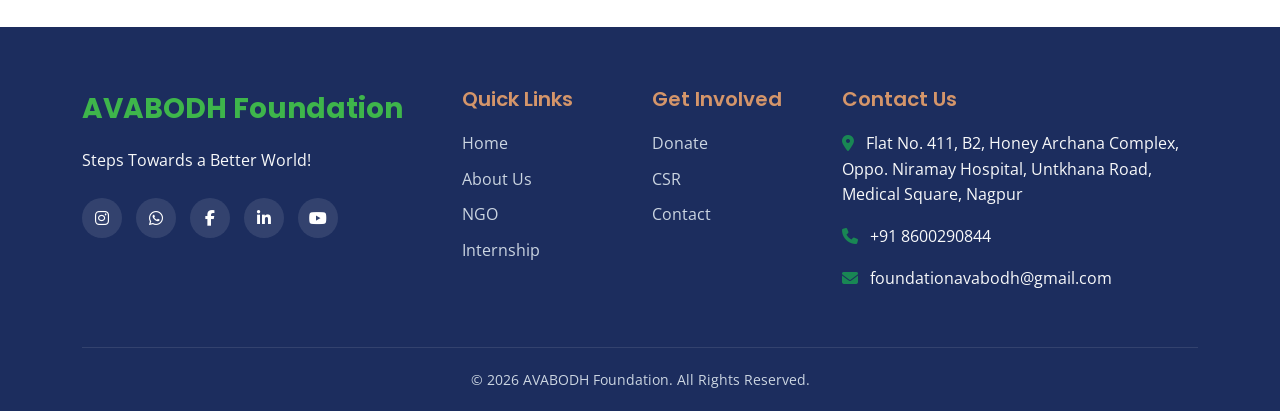
<file: contact.html>
<!DOCTYPE html>
<html lang="en">
<head>
    <meta charset="UTF-8">
    <meta name="viewport" content="width=device-width, initial-scale=1.0">
    <title>Contact Us | AVABODH Foundation</title>
    <!-- Google Fonts -->
    <link href="https://fonts.googleapis.com/css2?family=Poppins:wght@400;500;600;700;800&family=Open+Sans:wght@400;500;600&display=swap" rel="stylesheet">
    <!-- Bootstrap 5 CSS -->
    <link href="https://cdn.jsdelivr.net/npm/bootstrap@5.3.0/dist/css/bootstrap.min.css" rel="stylesheet">
    <!-- Font Awesome 6 -->
    <link rel="stylesheet" href="https://cdnjs.cloudflare.com/ajax/libs/font-awesome/6.4.0/css/all.min.css">
    <!-- Custom CSS -->
    <link rel="stylesheet" href="css/style.css">
</head>
<body>

    <!-- Navbar -->
    <nav class="navbar navbar-expand-lg sticky-top">
        <div class="container">
            <a class="navbar-brand d-flex align-items-center" href="index.html">
                <img src="images/logo2.png" alt="AVABODH Logo" class="logo-img">
            </a>
            <button class="navbar-toggler" type="button" data-bs-toggle="collapse" data-bs-target="#mainNav" aria-controls="mainNav" aria-expanded="false" aria-label="Toggle navigation">
                <span class="navbar-toggler-icon"></span>
            </button>
            <div class="collapse navbar-collapse" id="mainNav">
                <ul class="navbar-nav mx-auto mb-2 mb-lg-0">
                    <li class="nav-item"><a class="nav-link" href="index.html">Home</a></li>
                    <li class="nav-item"><a class="nav-link" href="about.html">About</a></li>
                    <li class="nav-item"><a class="nav-link" href="causes.html">NGO</a></li>
                    <li class="nav-item"><a class="nav-link" href="internship.html">Internship</a></li>
                    <li class="nav-item"><a class="nav-link" href="csr.html">CSR</a></li>
                    <li class="nav-item"><a class="nav-link active" href="contact.html">Contact Us</a></li>
                </ul>
                <a href="donate.html" class="btn btn-primary-custom">Donate Now</a>
            </div>
        </div>
    </nav>

    <!-- Page Header -->
    <div class="page-header">
        <div class="container">
            <h1>Contact Us</h1>
            <nav aria-label="breadcrumb">
                <ol class="breadcrumb">
                    <li class="breadcrumb-item"><a href="index.html">Home</a></li>
                    <li class="breadcrumb-item active" aria-current="page">Contact</li>
                </ol>
            </nav>
        </div>
    </div>

    <!-- Contact Info & Form Section -->
    <section class="section-padding pt-0">
        <div class="container">
            <div class="row g-5">
                <!-- Info Column -->
                <div class="col-lg-5">
                    <h2 class="fw-bold mb-4" style="color: var(--dark-navy);">Get In Touch</h2>
                    <p class="text-muted mb-5">Whether you have a question about our internship programs, CSR initiatives, or simply want to learn more about our impact, we'd love to hear from you.</p>

                    <div class="d-flex align-items-start mb-4">
                        <div class="icon-box flex-shrink-0" style="width: 50px; height: 50px; font-size: 20px;">
                            <i class="fa-solid fa-location-dot"></i>
                        </div>
                        <div class="ms-3">
                            <h5 class="fw-bold mb-1">Our Location</h5>
                            <p class="text-muted mb-0">Flat No. 411, B2, Honey Archana Complex, Oppo. Niramay Hospital, Untkhana Road, Medical Square, Nagpur</p>
                        </div>
                    </div>

                    <div class="d-flex align-items-start mb-4">
                        <div class="icon-box flex-shrink-0 blue" style="width: 50px; height: 50px; font-size: 20px;">
                            <i class="fa-solid fa-phone"></i>
                        </div>
                        <div class="ms-3">
                            <h5 class="fw-bold mb-1">Phone Number</h5>
                            <p class="text-muted mb-0">+91 8600290844</p>
                        </div>
                    </div>

                    <div class="d-flex align-items-start mb-5">
                        <div class="icon-box flex-shrink-0 tan" style="width: 50px; height: 50px; font-size: 20px;">
                            <i class="fa-solid fa-envelope"></i>
                        </div>
                        <div class="ms-3">
                            <h5 class="fw-bold mb-1">Email Address</h5>
                            <p class="text-muted mb-0">foundationavabodh@gmail.com</p>
                        </div>
                    </div>

                    <h5 class="fw-bold mb-3">Follow Us</h5>
                    <div class="social-icons text-dark">
                        <a href="https://www.instagram.com/reel/C9L1jUaPxgK/" target="_blank" style="background: var(--primary-green); color: white;"><i class="fa-brands fa-instagram"></i></a>
                        <a href="https://chat.whatsapp.com/GaS6UkNaG8NHEqU58YS4Jh" target="_blank" style="background: var(--primary-green); color: white;"><i class="fa-brands fa-whatsapp"></i></a>
                        <a href="https://www.facebook.com/reel/1158831598672202" target="_blank" style="background: var(--primary-green); color: white;"><i class="fa-brands fa-facebook-f"></i></a>
                        <a href="https://www.linkedin.com/posts/avabodh-foundationn_avabodh-socialservicecommunityimpact-activity-7216248771544854529-NcuN" target="_blank" style="background: var(--primary-green); color: white;"><i class="fa-brands fa-linkedin-in"></i></a>
                        <a href="https://youtube.com/shorts/wvzw0YIG0To" target="_blank" style="background: var(--primary-green); color: white;"><i class="fa-brands fa-youtube"></i></a>
                    </div>
                </div>

                <!-- Form Column -->
                <div class="col-lg-7">
                    <div class="card shadow-sm border-0 rounded-4">
                        <div class="card-body p-4 p-md-5">
                            <h4 class="fw-bold mb-4">Send us a Message</h4>

                            <!-- Success Message -->
                            <div id="contactSuccess" style="display:none;" class="alert alert-success text-center rounded-3 fs-5 mb-4">
                                ✅ <strong>Message Sent!</strong> We'll get back to you as soon as possible.
                            </div>

                            <!-- Contact Form -->
                            <form id="contactForm">
                                <div class="row g-3">
                                    <div class="col-md-6">
                                        <label for="contactName" class="form-label fw-bold">Your Name <span class="text-danger">*</span></label>
                                        <input type="text" class="form-control" id="contactName" required>
                                    </div>
                                    <div class="col-md-6">
                                        <label for="contactEmail" class="form-label fw-bold">Your Email <span class="text-danger">*</span></label>
                                        <input type="email" class="form-control" id="contactEmail" required>
                                    </div>
                                    <div class="col-12">
                                        <label for="contactSubject" class="form-label fw-bold">Subject <span class="text-danger">*</span></label>
                                        <input type="text" class="form-control" id="contactSubject" required>
                                    </div>
                                    <div class="col-12">
                                        <label for="contactMessage" class="form-label fw-bold">Message <span class="text-danger">*</span></label>
                                        <textarea class="form-control" id="contactMessage" rows="5" required></textarea>
                                    </div>
                                    <div class="col-12 mt-4">
                                        <button type="submit" id="contactSubmitBtn" class="btn btn-primary-custom btn-lg w-100">Send Message</button>
                                    </div>
                                </div>
                            </form>

                        </div>
                    </div>
                </div>
            </div>
        </div>
    </section>

    <!-- Google Map -->
    <div class="container-fluid px-0">
        <iframe src="https://www.google.com/maps/embed?pb=!1m18!1m12!1m3!1d14886.726590215915!2d79.08479535!3d21.1252627!2m3!1f0!2f0!3f0!3m2!1i1024!2i768!4f13.1!3m3!1m2!1s0x3bd4c060714ed4a3%3A0xe5a1b32ee84fbced!2sMedical%20Square%2C%20Nagpur%2C%20Maharashtra!5e0!3m2!1sen!2sin!4v1711222333444!5m2!1sen!2sin" width="100%" height="450" style="border:0; display:block;" allowfullscreen="" loading="lazy" referrerpolicy="no-referrer-when-downgrade"></iframe>
    </div>

    <!-- Footer -->
    <footer>
        <div class="container">
            <div class="row g-4">
                <div class="col-lg-4 col-md-6">
                    <a class="navbar-brand text-white fs-3 fw-bold d-block mb-3" href="index.html" style="font-family: var(--heading-font);">AVABODH <span style="color: var(--primary-green);">Foundation</span></a>
                    <p class="mb-4 text-light">Steps Towards a Better World!</p>
                    <div class="social-icons">
                        <a href="https://www.instagram.com/reel/C9L1jUaPxgK/" target="_blank"><i class="fa-brands fa-instagram"></i></a>
                        <a href="https://chat.whatsapp.com/GaS6UkNaG8NHEqU58YS4Jh" target="_blank"><i class="fa-brands fa-whatsapp"></i></a>
                        <a href="https://www.facebook.com/reel/1158831598672202" target="_blank"><i class="fa-brands fa-facebook-f"></i></a>
                        <a href="https://www.linkedin.com/posts/avabodh-foundationn_avabodh-socialservicecommunityimpact-activity-7216248771544854529-NcuN" target="_blank"><i class="fa-brands fa-linkedin-in"></i></a>
                        <a href="https://youtube.com/shorts/wvzw0YIG0To" target="_blank"><i class="fa-brands fa-youtube"></i></a>
                    </div>
                </div>
                <div class="col-lg-2 col-md-6">
                    <h5>Quick Links</h5>
                    <ul>
                        <li><a href="index.html">Home</a></li>
                        <li><a href="about.html">About Us</a></li>
                        <li><a href="causes.html">NGO</a></li>
                        <li><a href="internship.html">Internship</a></li>
                    </ul>
                </div>
                <div class="col-lg-2 col-md-6">
                    <h5>Get Involved</h5>
                    <ul>
                        <li><a href="donate.html">Donate</a></li>
                        <li><a href="csr.html">CSR</a></li>
                        <li><a href="contact.html">Contact</a></li>
                    </ul>
                </div>
                <div class="col-lg-4 col-md-6">
                    <h5>Contact Us</h5>
                    <ul class="text-light list-unstyled">
                        <li class="mb-3"><i class="fa-solid fa-location-dot me-2 text-success"></i> Flat No. 411, B2, Honey Archana Complex, Oppo. Niramay Hospital, Untkhana Road, Medical Square, Nagpur</li>
                        <li class="mb-3"><i class="fa-solid fa-phone me-2 text-success"></i> +91 8600290844</li>
                        <li class="mb-3"><i class="fa-solid fa-envelope me-2 text-success"></i> foundationavabodh@gmail.com</li>
                    </ul>
                </div>
            </div>
            <div class="footer-bottom">
                <p class="mb-0">&copy; <span id="year"></span> AVABODH Foundation. All Rights Reserved.</p>
            </div>
        </div>
    </footer>

    <!-- Bootstrap & JS -->
    <script src="https://cdn.jsdelivr.net/npm/bootstrap@5.3.0/dist/js/bootstrap.bundle.min.js"></script>
    <script src="js/main.js"></script>
    <script>
        document.getElementById('year').textContent = new Date().getFullYear();

        // Google Form endpoint for Contact
        const CONTACT_FORM_URL = 'https://docs.google.com/forms/d/e/1FAIpQLSeP9e1db382H93DIydtF2xHwC4gYN_WCWtAG2tKI7mw8OFNDg/formResponse';

        // Entry IDs mapped to each field
        const CONTACT_FIELDS = {
            contactName:    'entry.385067241',
            contactEmail:   'entry.1867460133',
            contactSubject: 'entry.1533858834',
            contactMessage: 'entry.688347189'
        };

        document.getElementById('contactForm').addEventListener('submit', function (e) {
            e.preventDefault();

            const btn = document.getElementById('contactSubmitBtn');
            btn.innerHTML = '<i class="fa-solid fa-spinner fa-spin"></i> Sending...';
            btn.disabled = true;

            // Build URL-encoded form data
            const params = new URLSearchParams();
            for (const [fieldId, entryKey] of Object.entries(CONTACT_FIELDS)) {
                params.append(entryKey, document.getElementById(fieldId).value);
            }

            // Send to Google Forms using no-cors
            fetch(CONTACT_FORM_URL, {
                method: 'POST',
                mode: 'no-cors',
                headers: { 'Content-Type': 'application/x-www-form-urlencoded' },
                body: params.toString()
            })
            .then(function () {
                document.getElementById('contactForm').style.display = 'none';
                document.getElementById('contactSuccess').style.display = 'block';
                window.scrollTo({ top: document.getElementById('contactSuccess').offsetTop - 100, behavior: 'smooth' });
            })
            .catch(function (err) {
                btn.innerHTML = 'Send Message';
                btn.disabled = false;
                alert('Something went wrong. Please try again.');
                console.error(err);
            });
        });
    </script>
</body>
</html>
</file>
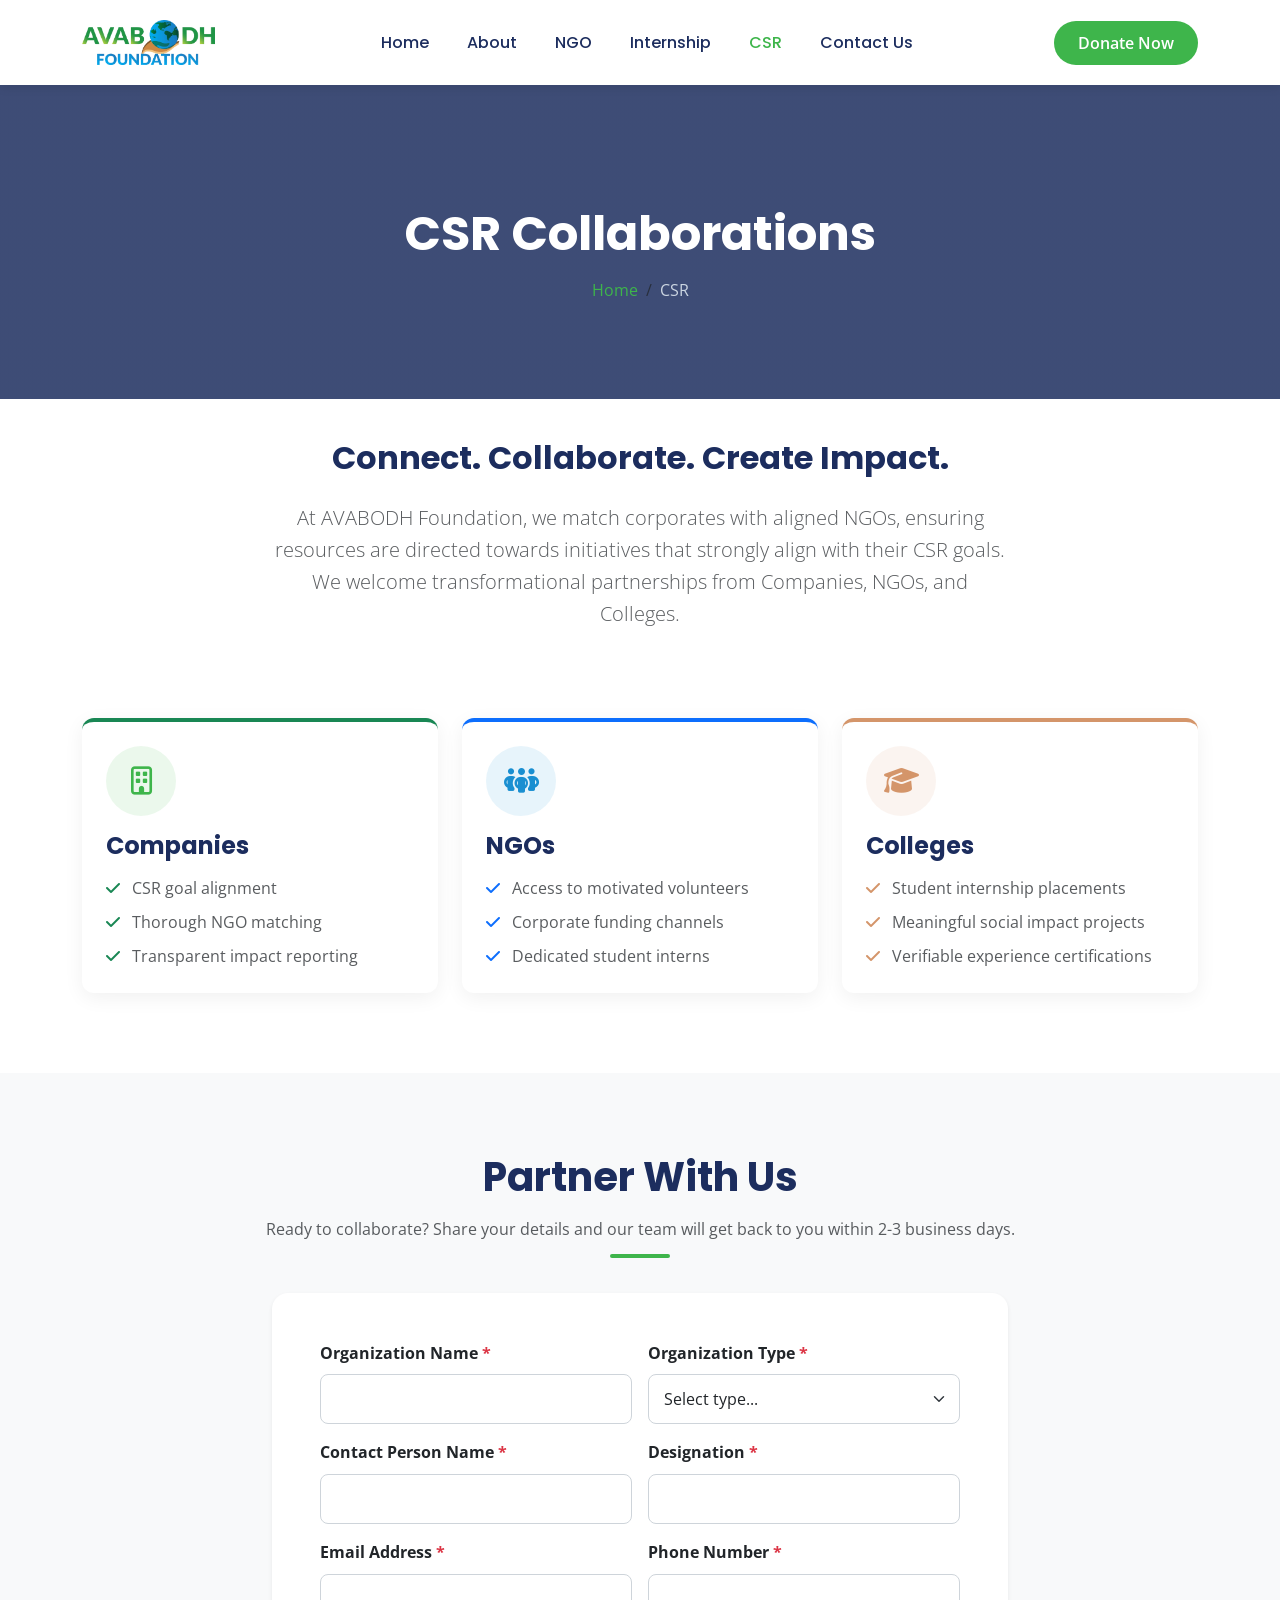
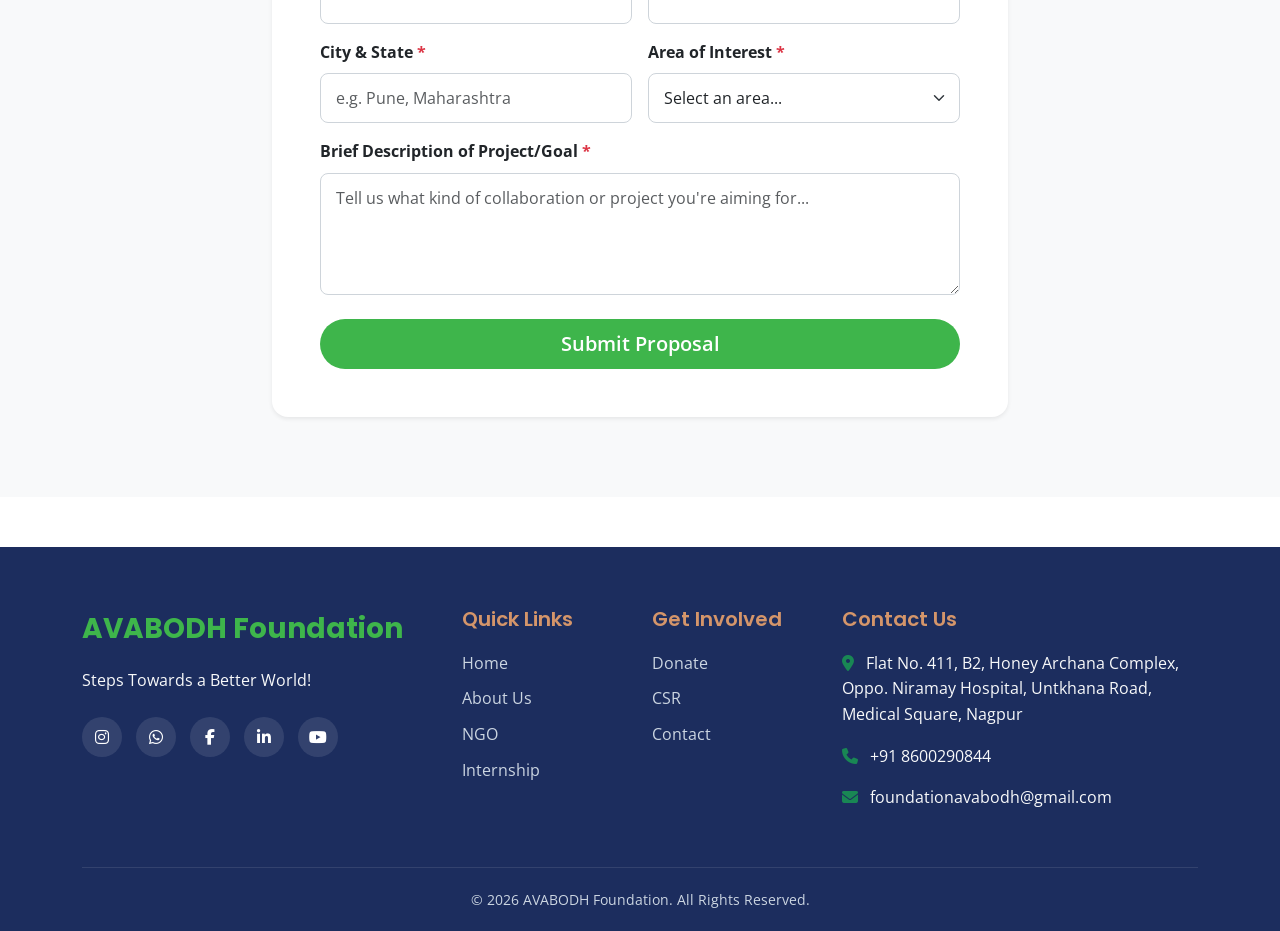
<file: csr.html>
<!DOCTYPE html>
<html lang="en">
<head>
    <meta charset="UTF-8">
    <meta name="viewport" content="width=device-width, initial-scale=1.0">
    <title>CSR Collaboration | AVABODH Foundation</title>
    <link href="https://fonts.googleapis.com/css2?family=Poppins:wght@400;500;600;700;800&family=Open+Sans:wght@400;500;600&display=swap" rel="stylesheet">
    <link href="https://cdn.jsdelivr.net/npm/bootstrap@5.3.0/dist/css/bootstrap.min.css" rel="stylesheet">
    <link rel="stylesheet" href="https://cdnjs.cloudflare.com/ajax/libs/font-awesome/6.4.0/css/all.min.css">
    <link rel="stylesheet" href="css/style.css">
</head>
<body>

    <!-- Navbar -->
    <nav class="navbar navbar-expand-lg sticky-top">
        <div class="container">
            <a class="navbar-brand d-flex align-items-center" href="index.html">
                <img src="images/logo2.png" alt="AVABODH Logo" class="logo-img">
            </a>
            <button class="navbar-toggler" type="button" data-bs-toggle="collapse" data-bs-target="#mainNav" aria-controls="mainNav" aria-expanded="false" aria-label="Toggle navigation">
                <span class="navbar-toggler-icon"></span>
            </button>
            <div class="collapse navbar-collapse" id="mainNav">
                <ul class="navbar-nav mx-auto mb-2 mb-lg-0">
                    <li class="nav-item"><a class="nav-link" href="index.html">Home</a></li>
                    <li class="nav-item"><a class="nav-link" href="about.html">About</a></li>
                    <li class="nav-item"><a class="nav-link" href="causes.html">NGO</a></li>
                    <li class="nav-item"><a class="nav-link" href="internship.html">Internship</a></li>
                    <li class="nav-item"><a class="nav-link active" href="csr.html">CSR</a></li>
                    <li class="nav-item"><a class="nav-link" href="contact.html">Contact Us</a></li>
                </ul>
                <a href="donate.html" class="btn btn-primary-custom">Donate Now</a>
            </div>
        </div>
    </nav>

    <!-- Page Header -->
    <div class="page-header">
        <div class="container">
            <h1>CSR Collaborations</h1>
            <nav aria-label="breadcrumb">
                <ol class="breadcrumb">
                    <li class="breadcrumb-item"><a href="index.html">Home</a></li>
                    <li class="breadcrumb-item active" aria-current="page">CSR</li>
                </ol>
            </nav>
        </div>
    </div>

    <!-- Intro Section -->
    <section class="section-padding pt-0">
        <div class="container text-center">
            <div class="row justify-content-center">
                <div class="col-lg-8">
                    <h2 class="fw-bold mb-4" style="color: var(--dark-navy);">Connect. Collaborate. Create Impact.</h2>
                    <p class="lead text-muted">At AVABODH Foundation, we match corporates with aligned NGOs, ensuring resources are directed towards initiatives that strongly align with their CSR goals. We welcome transformational partnerships from Companies, NGOs, and Colleges.</p>
                </div>
            </div>
            <div class="row g-4 mt-5">
                <!-- Companies -->
                <div class="col-lg-4 col-md-6">
                    <div class="card custom-card p-4 border-top border-4 border-success text-start">
                        <div class="icon-box mb-3"><i class="fa-regular fa-building"></i></div>
                        <h4 class="fw-bold mb-3">Companies</h4>
                        <ul class="text-muted list-unstyled mb-0">
                            <li class="mb-2"><i class="fa-solid fa-check text-success me-2"></i> CSR goal alignment</li>
                            <li class="mb-2"><i class="fa-solid fa-check text-success me-2"></i> Thorough NGO matching</li>
                            <li><i class="fa-solid fa-check text-success me-2"></i> Transparent impact reporting</li>
                        </ul>
                    </div>
                </div>
                <!-- NGOs -->
                <div class="col-lg-4 col-md-6">
                    <div class="card custom-card p-4 border-top border-4 border-primary text-start">
                        <div class="icon-box blue mb-3"><i class="fa-solid fa-people-group"></i></div>
                        <h4 class="fw-bold mb-3">NGOs</h4>
                        <ul class="text-muted list-unstyled mb-0">
                            <li class="mb-2"><i class="fa-solid fa-check text-primary me-2"></i> Access to motivated volunteers</li>
                            <li class="mb-2"><i class="fa-solid fa-check text-primary me-2"></i> Corporate funding channels</li>
                            <li><i class="fa-solid fa-check text-primary me-2"></i> Dedicated student interns</li>
                        </ul>
                    </div>
                </div>
                <!-- Colleges -->
                <div class="col-lg-4 col-md-6 offset-md-3 offset-lg-0">
                    <div class="card custom-card p-4 border-top border-4 text-start" style="border-color: var(--accent-tan) !important;">
                        <div class="icon-box tan mb-3"><i class="fa-solid fa-graduation-cap"></i></div>
                        <h4 class="fw-bold mb-3">Colleges</h4>
                        <ul class="text-muted list-unstyled mb-0">
                            <li class="mb-2"><i class="fa-solid fa-check me-2" style="color: var(--accent-tan);"></i> Student internship placements</li>
                            <li class="mb-2"><i class="fa-solid fa-check me-2" style="color: var(--accent-tan);"></i> Meaningful social impact projects</li>
                            <li><i class="fa-solid fa-check me-2" style="color: var(--accent-tan);"></i> Verifiable experience certifications</li>
                        </ul>
                    </div>
                </div>
            </div>
        </div>
    </section>

    <!-- CSR Intake Form -->
    <section class="section-padding bg-light">
        <div class="container">
            <div class="section-title">
                <h2>Partner With Us</h2>
                <p class="text-muted mt-3">Ready to collaborate? Share your details and our team will get back to you within 2-3 business days.</p>
            </div>
            <div class="row justify-content-center">
                <div class="col-lg-8">
                    <div class="card shadow-sm border-0 rounded-4">
                        <div class="card-body p-4 p-md-5">

                            <!-- Success Message -->
                            <div id="csrSuccess" style="display:none;" class="alert alert-success text-center rounded-3 fs-5 mb-4">
                                ✅ <strong>Proposal Submitted!</strong> Our team will contact you within 2–3 business days.
                            </div>

                            <!-- CSR Form -->
                            <form id="csrForm">
                                <div class="row g-3">
                                    <div class="col-md-6">
                                        <label for="orgName" class="form-label fw-bold">Organization Name <span class="text-danger">*</span></label>
                                        <input type="text" class="form-control" id="orgName" required>
                                    </div>
                                    <div class="col-md-6">
                                        <label for="orgType" class="form-label fw-bold">Organization Type <span class="text-danger">*</span></label>
                                        <select class="form-select" id="orgType" required>
                                            <option value="" disabled selected>Select type...</option>
                                            <option value="Company">Company</option>
                                            <option value="NGO">NGO</option>
                                            <option value="College">College</option>
                                        </select>
                                    </div>
                                    <div class="col-md-6">
                                        <label for="contactPerson" class="form-label fw-bold">Contact Person Name <span class="text-danger">*</span></label>
                                        <input type="text" class="form-control" id="contactPerson" required>
                                    </div>
                                    <div class="col-md-6">
                                        <label for="designation" class="form-label fw-bold">Designation <span class="text-danger">*</span></label>
                                        <input type="text" class="form-control" id="designation" required>
                                    </div>
                                    <div class="col-md-6">
                                        <label for="contactEmail" class="form-label fw-bold">Email Address <span class="text-danger">*</span></label>
                                        <input type="email" class="form-control" id="contactEmail" required>
                                    </div>
                                    <div class="col-md-6">
                                        <label for="contactPhone" class="form-label fw-bold">Phone Number <span class="text-danger">*</span></label>
                                        <input type="tel" class="form-control" id="contactPhone" required>
                                    </div>
                                    <div class="col-md-6">
                                        <label for="cityState" class="form-label fw-bold">City & State <span class="text-danger">*</span></label>
                                        <input type="text" class="form-control" id="cityState" placeholder="e.g. Pune, Maharashtra" required>
                                    </div>
                                    <div class="col-md-6">
                                        <label for="interestArea" class="form-label fw-bold">Area of Interest <span class="text-danger">*</span></label>
                                        <select class="form-select" id="interestArea" required>
                                            <option value="" disabled selected>Select an area...</option>
                                            <option value="Education">Education</option>
                                            <option value="Health">Health</option>
                                            <option value="Environment">Environment</option>
                                            <option value="Women Empowerment">Women Empowerment</option>
                                            <option value="Poverty Alleviation">Poverty Alleviation</option>
                                            <option value="Skill Development">Skill Development</option>
                                            <option value="Other">Other</option>
                                        </select>
                                    </div>
                                    <div class="col-12">
                                        <label for="briefDescription" class="form-label fw-bold">Brief Description of Project/Goal <span class="text-danger">*</span></label>
                                        <textarea class="form-control" id="briefDescription" rows="4" placeholder="Tell us what kind of collaboration or project you're aiming for..." required></textarea>
                                    </div>
                                    <div class="col-12 text-center mt-4">
                                        <button type="submit" id="csrSubmitBtn" class="btn btn-primary-custom btn-lg w-100">Submit Proposal</button>
                                    </div>
                                </div>
                            </form>

                        </div>
                    </div>
                </div>
            </div>
        </div>
    </section>

    <!-- Footer -->
    <footer>
        <div class="container">
            <div class="row g-4">
                <div class="col-lg-4 col-md-6">
                    <a class="navbar-brand text-white fs-3 fw-bold d-block mb-3" href="index.html" style="font-family: var(--heading-font);">AVABODH <span style="color: var(--primary-green);">Foundation</span></a>
                    <p class="mb-4 text-light">Steps Towards a Better World!</p>
                    <div class="social-icons">
                        <a href="https://www.instagram.com/reel/C9L1jUaPxgK/" target="_blank"><i class="fa-brands fa-instagram"></i></a>
                        <a href="https://chat.whatsapp.com/GaS6UkNaG8NHEqU58YS4Jh" target="_blank"><i class="fa-brands fa-whatsapp"></i></a>
                        <a href="https://www.facebook.com/reel/1158831598672202" target="_blank"><i class="fa-brands fa-facebook-f"></i></a>
                        <a href="https://www.linkedin.com/posts/avabodh-foundationn_avabodh-socialservicecommunityimpact-activity-7216248771544854529-NcuN" target="_blank"><i class="fa-brands fa-linkedin-in"></i></a>
                        <a href="https://youtube.com/shorts/wvzw0YIG0To" target="_blank"><i class="fa-brands fa-youtube"></i></a>
                    </div>
                </div>
                <div class="col-lg-2 col-md-6">
                    <h5>Quick Links</h5>
                    <ul>
                        <li><a href="index.html">Home</a></li>
                        <li><a href="about.html">About Us</a></li>
                        <li><a href="causes.html">NGO</a></li>
                        <li><a href="internship.html">Internship</a></li>
                    </ul>
                </div>
                <div class="col-lg-2 col-md-6">
                    <h5>Get Involved</h5>
                    <ul>
                        <li><a href="donate.html">Donate</a></li>
                        <li><a href="csr.html">CSR</a></li>
                        <li><a href="contact.html">Contact</a></li>
                    </ul>
                </div>
                <div class="col-lg-4 col-md-6">
                    <h5>Contact Us</h5>
                    <ul class="text-light list-unstyled">
                        <li class="mb-3"><i class="fa-solid fa-location-dot me-2 text-success"></i> Flat No. 411, B2, Honey Archana Complex, Oppo. Niramay Hospital, Untkhana Road, Medical Square, Nagpur</li>
                        <li class="mb-3"><i class="fa-solid fa-phone me-2 text-success"></i> +91 8600290844</li>
                        <li class="mb-3"><i class="fa-solid fa-envelope me-2 text-success"></i> foundationavabodh@gmail.com</li>
                    </ul>
                </div>
            </div>
            <div class="footer-bottom">
                <p class="mb-0">&copy; <span id="year"></span> AVABODH Foundation. All Rights Reserved.</p>
            </div>
        </div>
    </footer>

    <script src="https://cdn.jsdelivr.net/npm/bootstrap@5.3.0/dist/js/bootstrap.bundle.min.js"></script>
    <script src="js/main.js"></script>
    <script>
        document.getElementById('year').textContent = new Date().getFullYear();

        // Google Form endpoint
        const GOOGLE_FORM_URL = 'https://docs.google.com/forms/d/e/1FAIpQLScDJdL-8UeVrkD3EgTvU6-vG3i-BP95dWiNg7ErnDgndaHGEg/formResponse';

        // Entry IDs mapped to each field
        const FIELD_MAP = {
            orgName:          'entry.409857617',
            orgType:          'entry.1136134654',
            contactPerson:    'entry.1330097241',
            designation:      'entry.1741834280',
            contactEmail:     'entry.1683260662',
            contactPhone:     'entry.1000780141',
            cityState:        'entry.49575216',
            interestArea:     'entry.1397438536',
            briefDescription: 'entry.699678757'
        };

        document.getElementById('csrForm').addEventListener('submit', function (e) {
            e.preventDefault();

            const btn = document.getElementById('csrSubmitBtn');
            btn.innerHTML = '<i class="fa-solid fa-spinner fa-spin"></i> Submitting...';
            btn.disabled = true;

            // Build URL-encoded form data
            const params = new URLSearchParams();
            for (const [fieldId, entryKey] of Object.entries(FIELD_MAP)) {
                params.append(entryKey, document.getElementById(fieldId).value);
            }

            // Send to Google Forms using no-cors (always succeeds without CORS error)
            fetch(GOOGLE_FORM_URL, {
                method: 'POST',
                mode: 'no-cors',
                headers: { 'Content-Type': 'application/x-www-form-urlencoded' },
                body: params.toString()
            })
            .then(function () {
                // no-cors fetch always resolves — data sent successfully
                document.getElementById('csrForm').style.display = 'none';
                document.getElementById('csrSuccess').style.display = 'block';
                window.scrollTo({ top: document.getElementById('csrSuccess').offsetTop - 100, behavior: 'smooth' });
            })
            .catch(function (err) {
                btn.innerHTML = 'Submit Proposal';
                btn.disabled = false;
                alert('Something went wrong. Please try again.');
                console.error(err);
            });
        });
    </script>
</body>
</html>
</file>
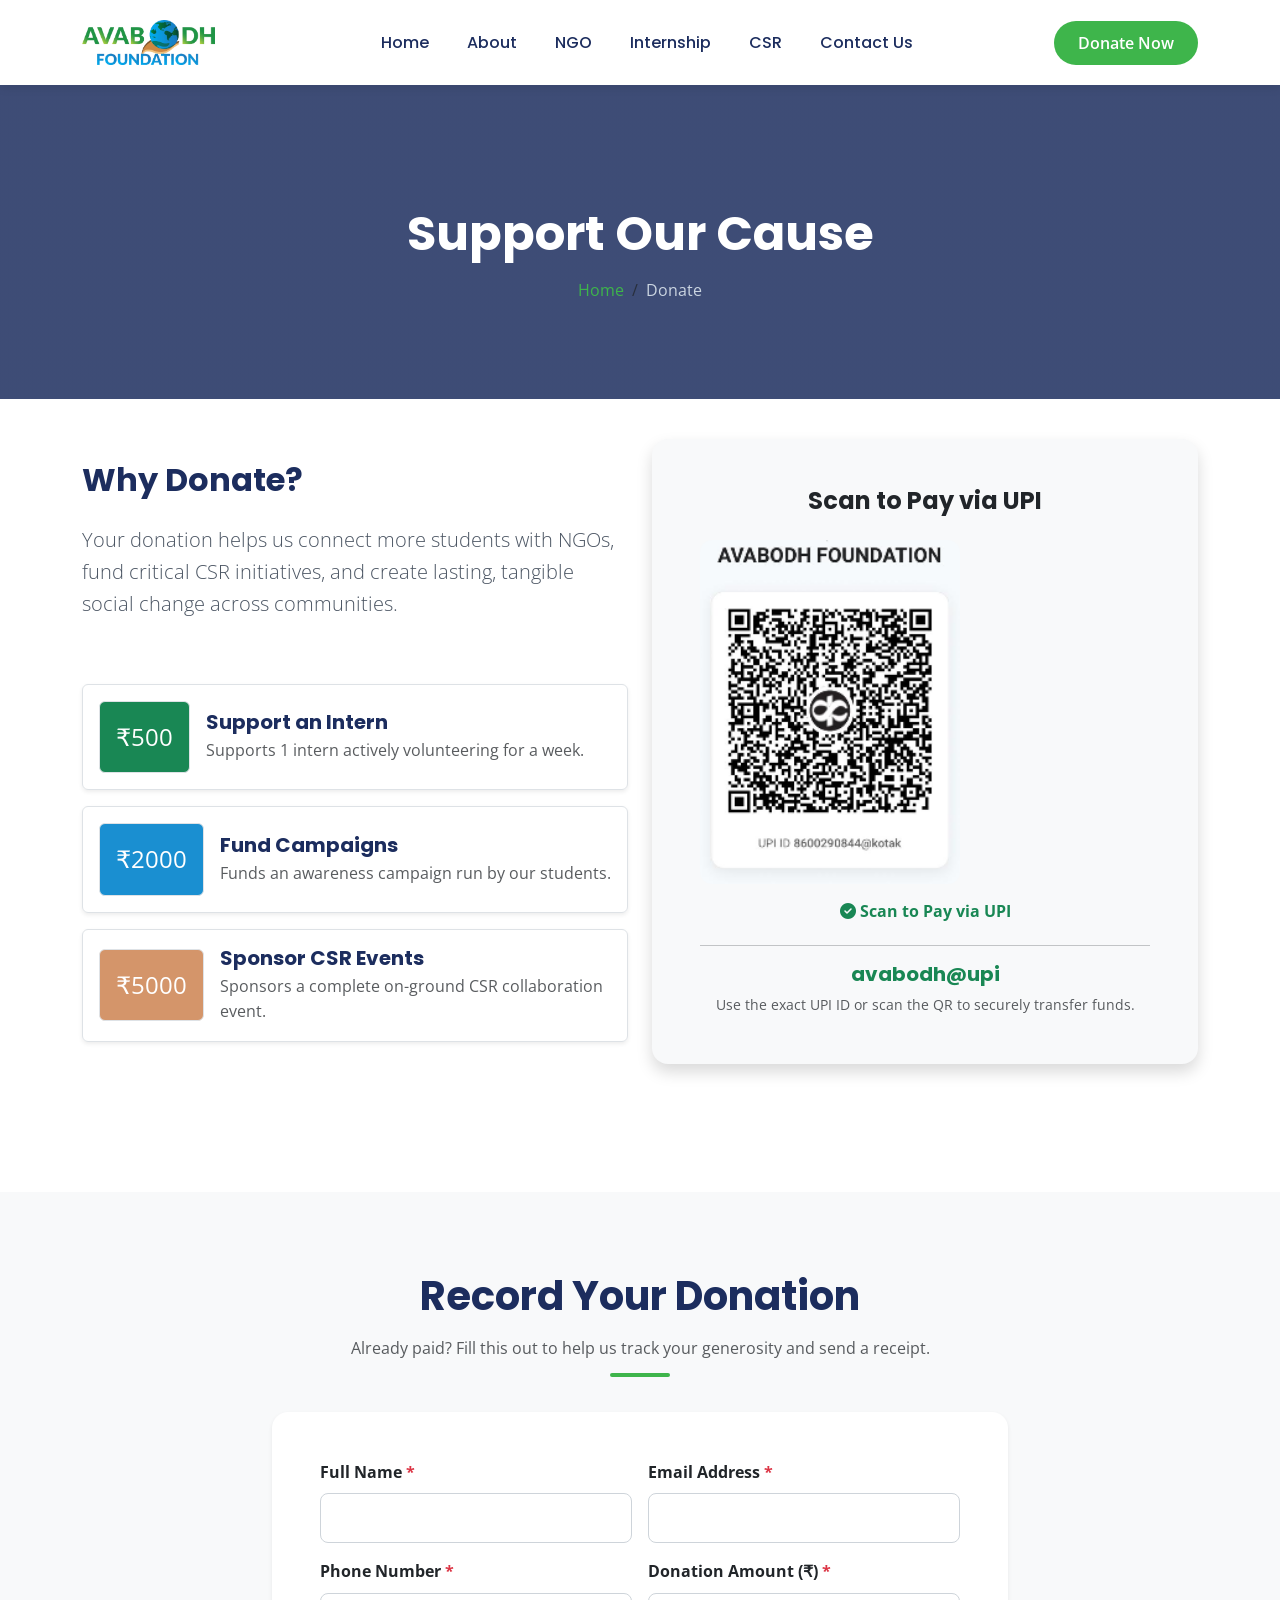
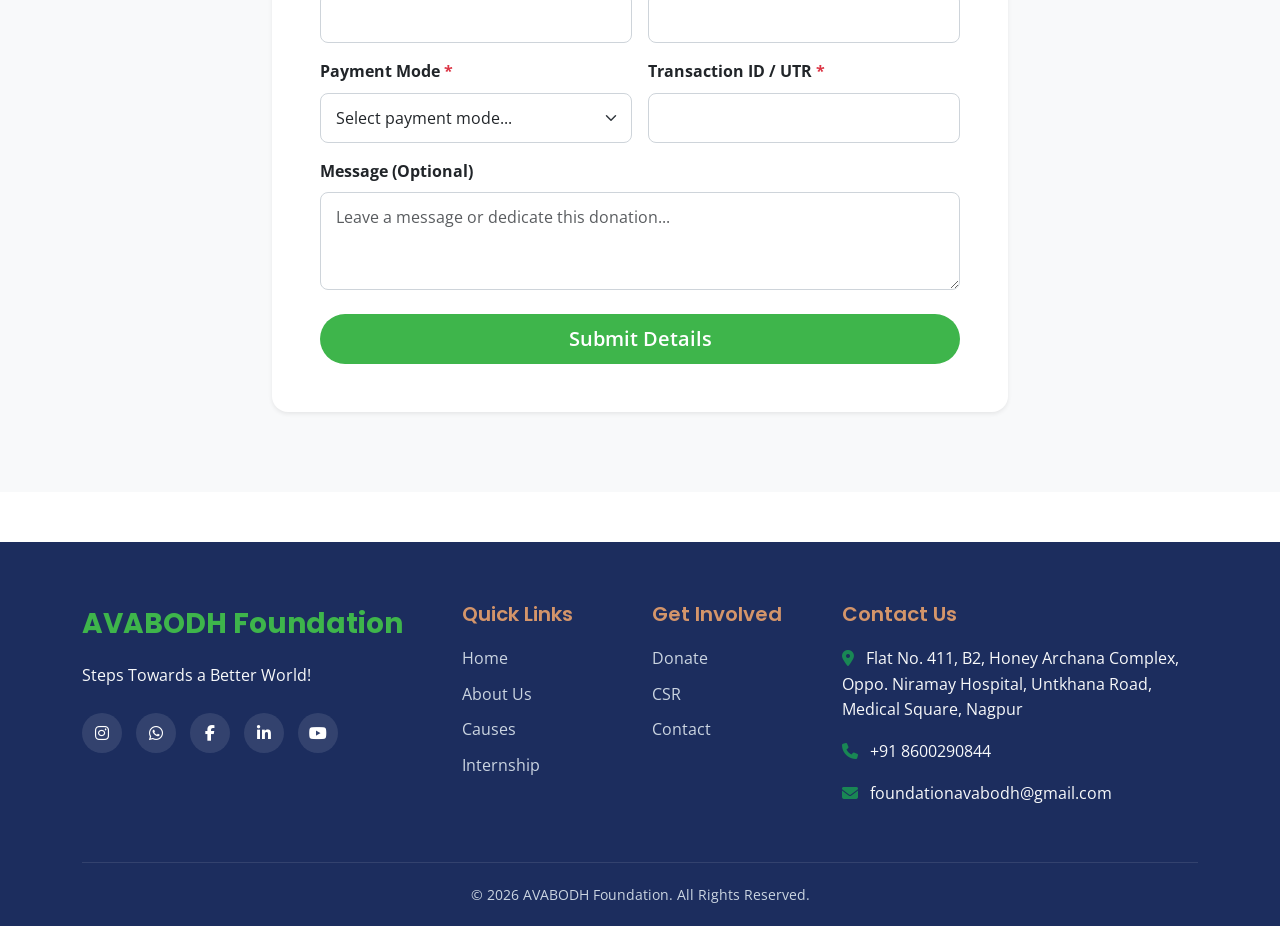
<file: donate.html>
<!DOCTYPE html>
<html lang="en">
<head>
    <meta charset="UTF-8">
    <meta name="viewport" content="width=device-width, initial-scale=1.0">
    <title>Donate | AVABODH Foundation</title>
    <!-- Google Fonts -->
    <link href="https://fonts.googleapis.com/css2?family=Poppins:wght@400;500;600;700;800&family=Open+Sans:wght@400;500;600&display=swap" rel="stylesheet">
    <!-- Bootstrap 5 CSS -->
    <link href="https://cdn.jsdelivr.net/npm/bootstrap@5.3.0/dist/css/bootstrap.min.css" rel="stylesheet">
    <!-- Font Awesome 6 -->
    <link rel="stylesheet" href="https://cdnjs.cloudflare.com/ajax/libs/font-awesome/6.4.0/css/all.min.css">
    <!-- Custom CSS -->
    <link rel="stylesheet" href="css/style.css">
</head>
<body>
 
    <!-- Navbar -->
    <nav class="navbar navbar-expand-lg sticky-top">
        <div class="container">
            <a class="navbar-brand d-flex align-items-center" href="index.html">
                <img src="images/logo2.png" alt="AVABODH Logo" class="logo-img">
            </a>
            <button class="navbar-toggler" type="button" data-bs-toggle="collapse" data-bs-target="#mainNav" aria-controls="mainNav" aria-expanded="false" aria-label="Toggle navigation">
                <span class="navbar-toggler-icon"></span>
            </button>
            <div class="collapse navbar-collapse" id="mainNav">
                <ul class="navbar-nav mx-auto mb-2 mb-lg-0">
                    <li class="nav-item"><a class="nav-link" href="index.html">Home</a></li>
                    <li class="nav-item"><a class="nav-link" href="about.html">About</a></li>
                    <li class="nav-item"><a class="nav-link" href="causes.html">NGO</a></li>
                    <li class="nav-item"><a class="nav-link" href="internship.html">Internship</a></li>
                    <li class="nav-item"><a class="nav-link" href="csr.html">CSR</a></li>
                    <li class="nav-item"><a class="nav-link" href="contact.html">Contact Us</a></li>
                </ul>
                <a href="donate.html" class="btn btn-primary-custom">Donate Now</a>
            </div>
        </div>
    </nav>
 
    <!-- Page Header -->
    <div class="page-header">
        <div class="container">
            <h1>Support Our Cause</h1>
            <nav aria-label="breadcrumb">
                <ol class="breadcrumb">
                    <li class="breadcrumb-item"><a href="index.html">Home</a></li>
                    <li class="breadcrumb-item active" aria-current="page">Donate</li>
                </ol>
            </nav>
        </div>
    </div>
 
    <!-- Impact & Donation details Section -->
    <section class="section-padding pt-0">
        <div class="container">
            <div class="row align-items-center mb-5">
                <div class="col-lg-6 mb-5 mb-lg-0">
                    <h2 class="fw-bold mb-4" style="color: var(--dark-navy);">Why Donate?</h2>
                    <p class="fs-5 lead">Your donation helps us connect more students with NGOs, fund critical CSR initiatives, and create lasting, tangible social change across communities.</p>
                    
                    <div class="row mt-5 g-3">
                        <div class="col-md-12">
                            <div class="d-flex align-items-center p-3 border rounded shadow-sm">
                                <div class="bg-success text-white rounded p-3 me-3 fs-4 border">₹500</div>
                                <div>
                                    <h5 class="fw-bold mb-1">Support an Intern</h5>
                                    <p class="mb-0 text-muted">Supports 1 intern actively volunteering for a week.</p>
                                </div>
                            </div>
                        </div>
                        <div class="col-md-12">
                            <div class="d-flex align-items-center p-3 border rounded shadow-sm">
                                <div class="bg-primary text-white rounded p-3 me-3 fs-4 border" style="background-color: var(--secondary-blue) !important;">₹2000</div>
                                <div>
                                    <h5 class="fw-bold mb-1">Fund Campaigns</h5>
                                    <p class="mb-0 text-muted">Funds an awareness campaign run by our students.</p>
                                </div>
                            </div>
                        </div>
                        <div class="col-md-12">
                            <div class="d-flex align-items-center p-3 border rounded shadow-sm">
                                <div class="text-white rounded p-3 me-3 fs-4 border" style="background-color: var(--accent-tan);">₹5000</div>
                                <div>
                                    <h5 class="fw-bold mb-1">Sponsor CSR Events</h5>
                                    <p class="mb-0 text-muted">Sponsors a complete on-ground CSR collaboration event.</p>
                                </div>
                            </div>
                        </div>
                    </div>
                </div>
 
                <!-- UPI & QR Code side -->
                <div class="col-lg-6 text-center">
                    <div class="card border-0 shadow rounded-4 p-4 p-md-5 bg-light">
                        <h4 class="fw-bold mb-4 text-dark">Scan to Pay via UPI</h4>
                        <img src="images/qr.png" alt="Avabodh Foundation UPI QR Code" class="qr-img">
                       <p class="text-success fw-bold mb-1"><i class="fas fa-check-circle"></i> Scan to Pay via UPI</p>
                        <hr>
                        <h5 class="fw-bold text-success mb-2">avabodh@upi</h5>
                        <p class="text-muted small mb-0">Use the exact UPI ID or scan the QR to securely transfer funds.</p>
                    </div>
                </div>
            </div>
        </div>
    </section>
 
    <!-- Donation Feedback Form -->
    <section class="section-padding bg-light">
        <div class="container">
            <div class="section-title">
                <h2>Record Your Donation</h2>
                <p class="text-muted mt-3">Already paid? Fill this out to help us track your generosity and send a receipt.</p>
            </div>
            <div class="row justify-content-center">
                <div class="col-lg-8">
                    <div class="card shadow-sm border-0 rounded-4">
                        <div class="card-body p-4 p-md-5">
 
                            <!-- Success Message -->
                            <div id="donateSuccess" style="display:none;" class="alert alert-success text-center rounded-3 fs-5 mb-4">
                                ✅ <strong>Thank you for your donation!</strong> We will send a confirmation to your email shortly.
                            </div>
 
                            <!-- Donation Form -->
                            <form id="donateForm">
                                <div class="row g-3">
                                    <div class="col-md-6">
                                        <label for="donorName" class="form-label fw-bold">Full Name <span class="text-danger">*</span></label>
                                        <input type="text" class="form-control" id="donorName" required>
                                    </div>
                                    <div class="col-md-6">
                                        <label for="donorEmail" class="form-label fw-bold">Email Address <span class="text-danger">*</span></label>
                                        <input type="email" class="form-control" id="donorEmail" required>
                                    </div>
                                    <div class="col-md-6">
                                        <label for="donorPhone" class="form-label fw-bold">Phone Number <span class="text-danger">*</span></label>
                                        <input type="tel" class="form-control" id="donorPhone" required>
                                    </div>
                                    <div class="col-md-6">
                                        <label for="donationAmount" class="form-label fw-bold">Donation Amount (₹) <span class="text-danger">*</span></label>
                                        <input type="number" class="form-control" id="donationAmount" min="1" required>
                                    </div>
                                    <div class="col-md-6">
                                        <label for="paymentMode" class="form-label fw-bold">Payment Mode <span class="text-danger">*</span></label>
                                        <select class="form-select" id="paymentMode" required>
                                            <option value="" disabled selected>Select payment mode...</option>
                                            <option value="UPI">UPI</option>
                                            <option value="Bank Transfer">Bank Transfer</option>
                                            <option value="Cash">Cash</option>
                                            <option value="Other">Other</option>
                                        </select>
                                    </div>
                                    <div class="col-md-6">
                                        <label for="transactionId" class="form-label fw-bold">Transaction ID / UTR <span class="text-danger">*</span></label>
                                        <input type="text" class="form-control" id="transactionId" required>
                                    </div>
                                    <div class="col-12">
                                        <label for="donorMessage" class="form-label fw-bold">Message (Optional)</label>
                                        <textarea class="form-control" id="donorMessage" rows="3" placeholder="Leave a message or dedicate this donation..."></textarea>
                                    </div>
                                    <div class="col-12 text-center mt-4">
                                        <button type="submit" id="donateSubmitBtn" class="btn btn-primary-custom btn-lg w-100">Submit Details</button>
                                    </div>
                                </div>
                            </form>
 
                        </div>
                    </div>
                </div>
            </div>
        </div>
    </section>
 
    <!-- Footer -->
    <footer>
        <div class="container">
            <div class="row g-4">
                <div class="col-lg-4 col-md-6">
                    <a class="navbar-brand text-white fs-3 fw-bold d-block mb-3" href="index.html" style="font-family: var(--heading-font);">AVABODH <span style="color: var(--primary-green);">Foundation</span></a>
                    <p class="mb-4 text-light">Steps Towards a Better World!</p>
                    <div class="social-icons">
                        <a href="https://www.instagram.com/reel/C9L1jUaPxgK/" target="_blank"><i class="fa-brands fa-instagram"></i></a>
                        <a href="https://chat.whatsapp.com/GaS6UkNaG8NHEqU58YS4Jh" target="_blank"><i class="fa-brands fa-whatsapp"></i></a>
                        <a href="https://www.facebook.com/reel/1158831598672202" target="_blank"><i class="fa-brands fa-facebook-f"></i></a>
                        <a href="https://www.linkedin.com/posts/avabodh-foundationn_avabodh-socialservicecommunityimpact-activity-7216248771544854529-NcuN" target="_blank"><i class="fa-brands fa-linkedin-in"></i></a>
                        <a href="https://youtube.com/shorts/wvzw0YIG0To" target="_blank"><i class="fa-brands fa-youtube"></i></a>
                    </div>
                </div>
                <div class="col-lg-2 col-md-6">
                    <h5>Quick Links</h5>
                    <ul>
                        <li><a href="index.html">Home</a></li>
                        <li><a href="about.html">About Us</a></li>
                        <li><a href="causes.html">Causes</a></li>
                        <li><a href="internship.html">Internship</a></li>
                    </ul>
                </div>
                <div class="col-lg-2 col-md-6">
                    <h5>Get Involved</h5>
                    <ul>
                        <li><a href="donate.html">Donate</a></li>
                        <li><a href="csr.html">CSR</a></li>
                        <li><a href="contact.html">Contact</a></li>
                    </ul>
                </div>
                <div class="col-lg-4 col-md-6">
                    <h5>Contact Us</h5>
                    <ul class="text-light list-unstyled">
                        <li class="mb-3"><i class="fa-solid fa-location-dot me-2 text-success"></i> Flat No. 411, B2, Honey Archana Complex, Oppo. Niramay Hospital, Untkhana Road, Medical Square, Nagpur</li>
                        <li class="mb-3"><i class="fa-solid fa-phone me-2 text-success"></i> +91 8600290844</li>
                        <li class="mb-3"><i class="fa-solid fa-envelope me-2 text-success"></i> foundationavabodh@gmail.com</li>
                    </ul>
                </div>
            </div>
            <div class="footer-bottom">
                <p class="mb-0">&copy; <span id="year"></span> AVABODH Foundation. All Rights Reserved.</p>
            </div>
        </div>
    </footer>
 
    <!-- Bootstrap & JS -->
    <script src="https://cdn.jsdelivr.net/npm/bootstrap@5.3.0/dist/js/bootstrap.bundle.min.js"></script>
    <script src="js/main.js"></script>
    <script>
        document.getElementById('year').textContent = new Date().getFullYear();
 
        // Google Form endpoint for Donations
        const DONATE_FORM_URL = 'https://docs.google.com/forms/d/e/1FAIpQLSfhrE0yZli8e0lgqayu1cELieCP571FAntywDF8PiflLSeViw/formResponse';
 
        // Entry IDs mapped to each field ID
        const DONATE_FIELDS = {
            donorName:      'entry.673800278',
            donorEmail:     'entry.44367257',
            donorPhone:     'entry.627358676',
            donationAmount: 'entry.1379355768',
            paymentMode:    'entry.40411047',
            transactionId:  'entry.625383032',
            donorMessage:   'entry.1963851223'
        };
 
        document.getElementById('donateForm').addEventListener('submit', function (e) {
            e.preventDefault();
 
            const btn = document.getElementById('donateSubmitBtn');
            btn.innerHTML = '<i class="fa-solid fa-spinner fa-spin"></i> Submitting...';
            btn.disabled = true;
 
            // Build URL-encoded form data
            const params = new URLSearchParams();
            for (const [fieldId, entryKey] of Object.entries(DONATE_FIELDS)) {
                params.append(entryKey, document.getElementById(fieldId).value);
            }
 
            // Send to Google Forms using no-cors
            fetch(DONATE_FORM_URL, {
                method: 'POST',
                mode: 'no-cors',
                headers: { 'Content-Type': 'application/x-www-form-urlencoded' },
                body: params.toString()
            })
            .then(function () {
                document.getElementById('donateForm').style.display = 'none';
                document.getElementById('donateSuccess').style.display = 'block';
                window.scrollTo({ top: document.getElementById('donateSuccess').offsetTop - 100, behavior: 'smooth' });
            })
            .catch(function (err) {
                btn.innerHTML = 'Submit Details';
                btn.disabled = false;
                alert('Something went wrong. Please try again.');
                console.error(err);
            });
        });
    </script>
</body>
</html>
</file>
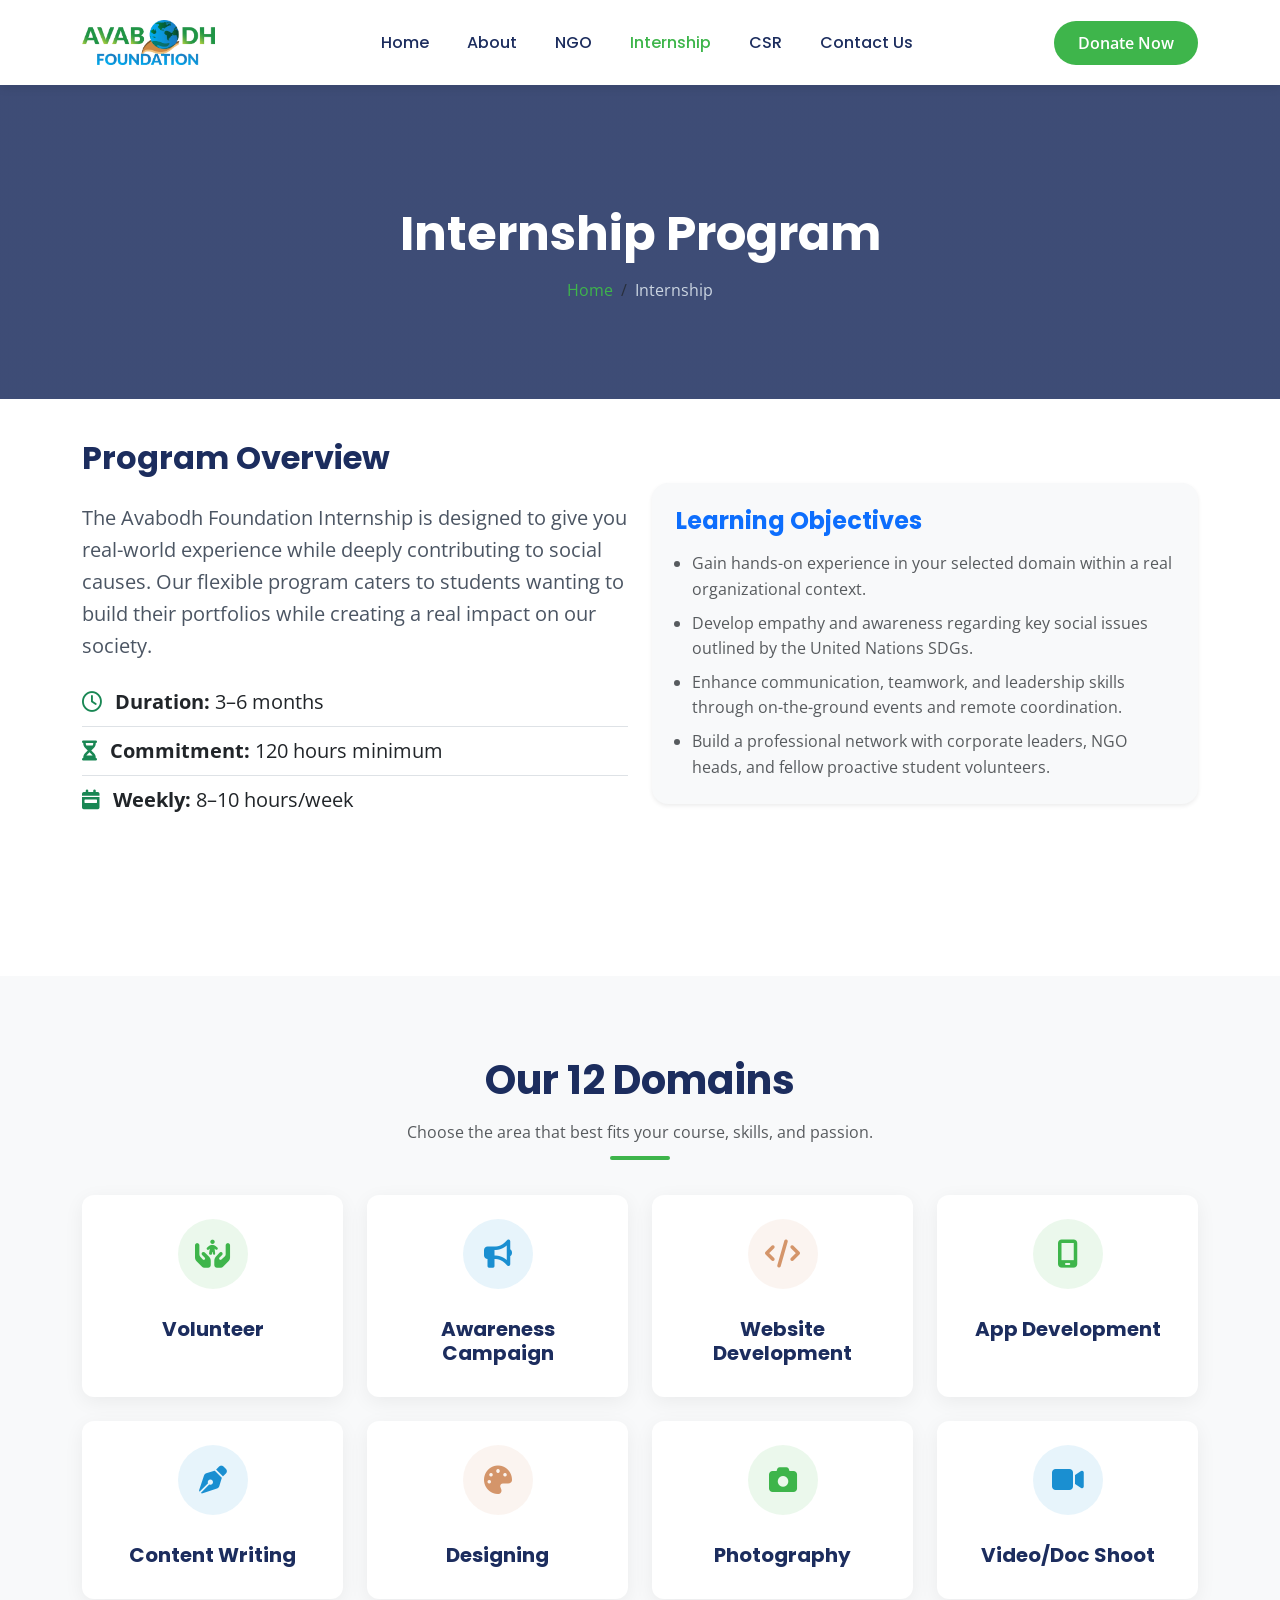
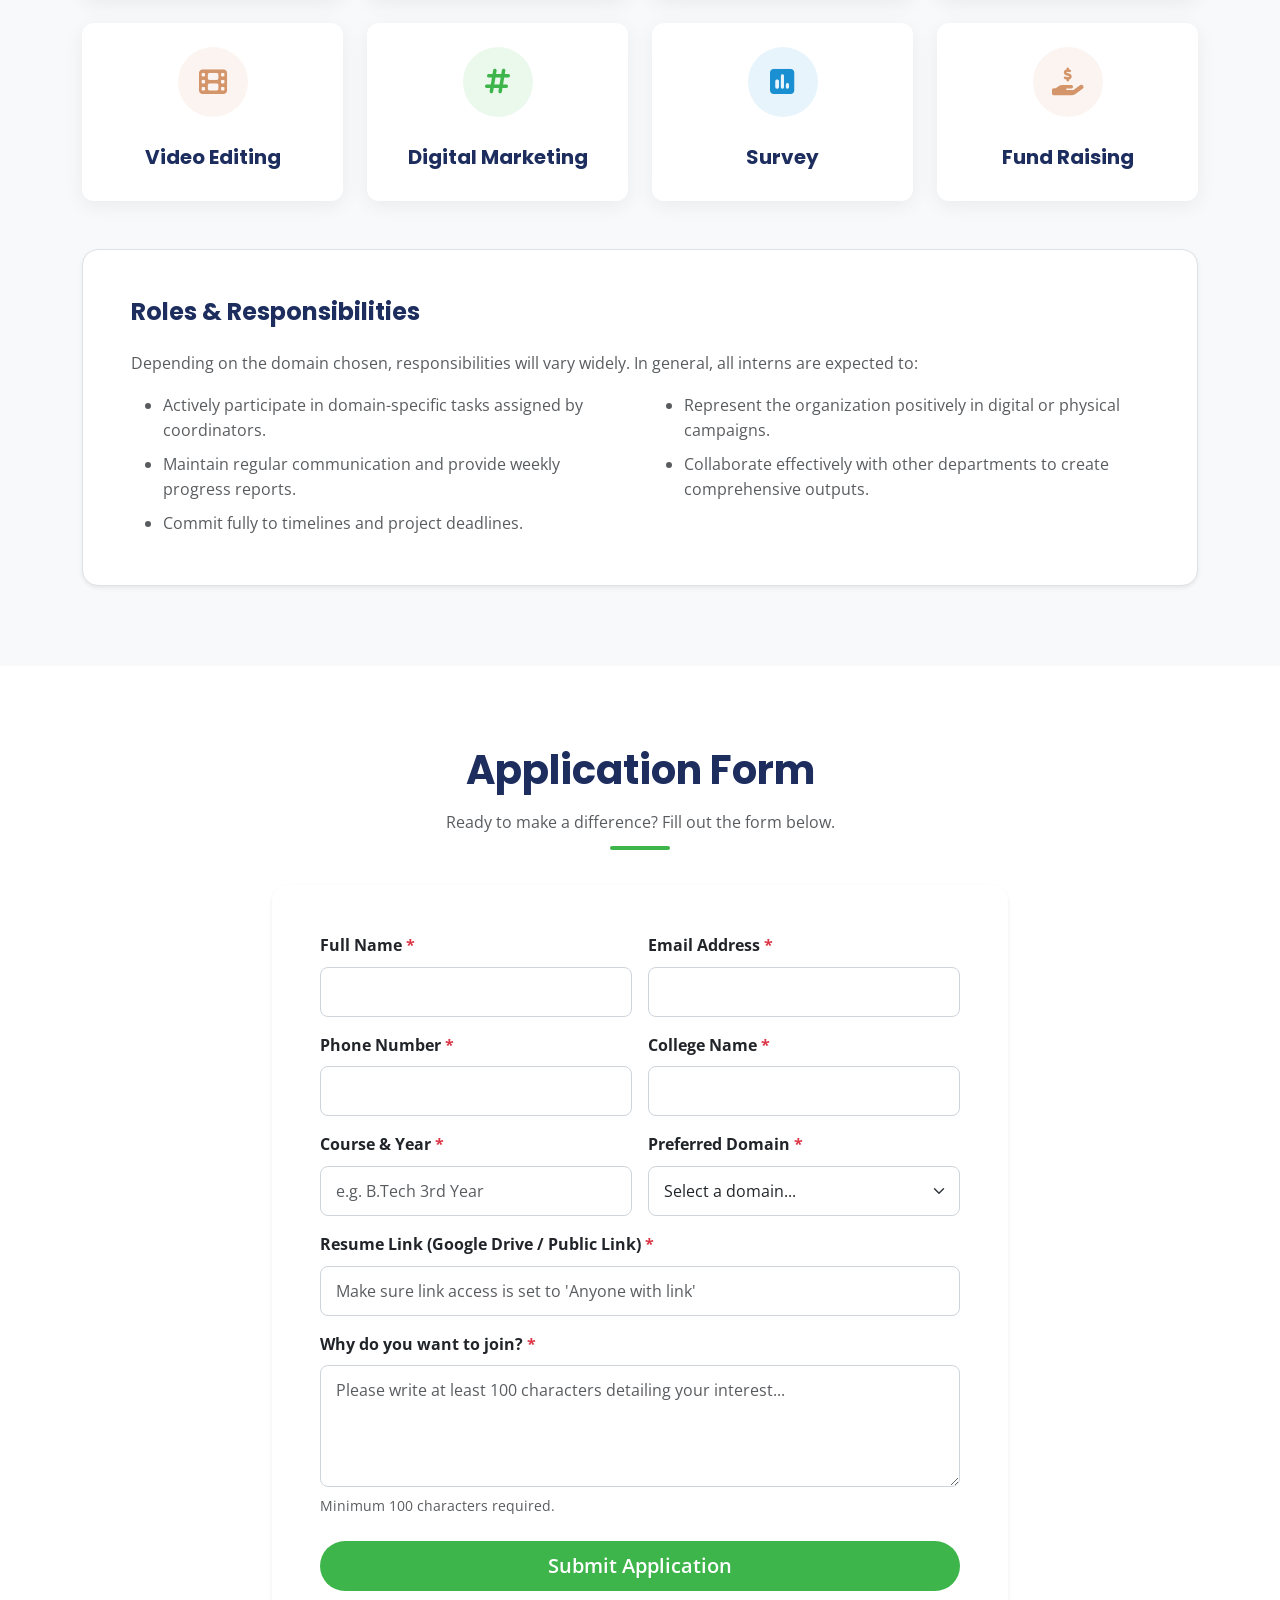
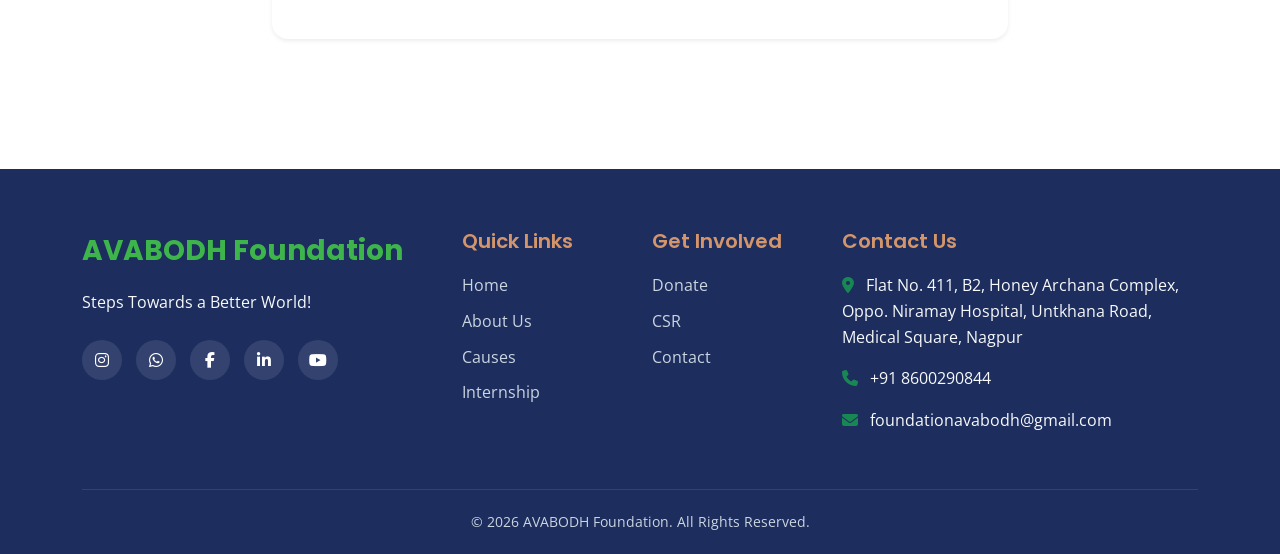
<file: internship.html>
<!DOCTYPE html>
<html lang="en">
<head>
    <meta charset="UTF-8">
    <meta name="viewport" content="width=device-width, initial-scale=1.0">
    <title>Internship Program | AVABODH Foundation</title>
    <!-- Google Fonts -->
    <link href="https://fonts.googleapis.com/css2?family=Poppins:wght@400;500;600;700;800&family=Open+Sans:wght@400;500;600&display=swap" rel="stylesheet">
    <!-- Bootstrap 5 CSS -->
    <link href="https://cdn.jsdelivr.net/npm/bootstrap@5.3.0/dist/css/bootstrap.min.css" rel="stylesheet">
    <!-- Font Awesome 6 -->
    <link rel="stylesheet" href="https://cdnjs.cloudflare.com/ajax/libs/font-awesome/6.4.0/css/all.min.css">
    <!-- Custom CSS -->
    <link rel="stylesheet" href="css/style.css">
</head>
<body>
 
    <!-- Navbar -->
    <nav class="navbar navbar-expand-lg sticky-top">
        <div class="container">
            <a class="navbar-brand d-flex align-items-center" href="index.html">
                <img src="images/logo2.png" alt="AVABODH Logo" class="logo-img">
            </a>
            <button class="navbar-toggler" type="button" data-bs-toggle="collapse" data-bs-target="#mainNav" aria-controls="mainNav" aria-expanded="false" aria-label="Toggle navigation">
                <span class="navbar-toggler-icon"></span>
            </button>
            <div class="collapse navbar-collapse" id="mainNav">
                <ul class="navbar-nav mx-auto mb-2 mb-lg-0">
                    <li class="nav-item"><a class="nav-link" href="index.html">Home</a></li>
                    <li class="nav-item"><a class="nav-link" href="about.html">About</a></li>
                    <li class="nav-item"><a class="nav-link" href="causes.html">NGO</a></li>
                    <li class="nav-item"><a class="nav-link active" href="internship.html">Internship</a></li>
                    <li class="nav-item"><a class="nav-link" href="csr.html">CSR</a></li>
                    <li class="nav-item"><a class="nav-link" href="contact.html">Contact Us</a></li>
                </ul>
                <a href="donate.html" class="btn btn-primary-custom">Donate Now</a>
            </div>
        </div>
    </nav>
 
    <!-- Page Header -->
    <div class="page-header">
        <div class="container">
            <h1>Internship Program</h1>
            <nav aria-label="breadcrumb">
                <ol class="breadcrumb">
                    <li class="breadcrumb-item"><a href="index.html">Home</a></li>
                    <li class="breadcrumb-item active" aria-current="page">Internship</li>
                </ol>
            </nav>
        </div>
    </div>
 
    <!-- Overview Section -->
    <section class="section-padding pt-0">
        <div class="container">
            <div class="row align-items-center mb-5">
                <div class="col-lg-6 mb-4 mb-lg-0">
                    <h2 class="fw-bold mb-4" style="color: var(--dark-navy);">Program Overview</h2>
                    <p class="fs-5">The Avabodh Foundation Internship is designed to give you real-world experience while deeply contributing to social causes. Our flexible program caters to students wanting to build their portfolios while creating a real impact on our society.</p>
                    <ul class="list-group list-group-flush mb-4 fs-5">
                        <li class="list-group-item bg-transparent px-0 border-bottom"><i class="fa-regular fa-clock text-success me-2"></i> <strong>Duration:</strong> 3–6 months</li>
                        <li class="list-group-item bg-transparent px-0 border-bottom"><i class="fa-solid fa-hourglass-half text-success me-2"></i> <strong>Commitment:</strong> 120 hours minimum</li>
                        <li class="list-group-item bg-transparent px-0"><i class="fa-solid fa-calendar-week text-success me-2"></i> <strong>Weekly:</strong> 8–10 hours/week</li>
                    </ul>
                </div>
                <div class="col-lg-6">
                    <div class="card bg-light border-0 p-4 rounded-4 shadow-sm">
                        <h4 class="fw-bold mb-3 text-primary">Learning Objectives</h4>
                        <ul class="mb-0 text-muted ps-3">
                            <li class="mb-2">Gain hands-on experience in your selected domain within a real organizational context.</li>
                            <li class="mb-2">Develop empathy and awareness regarding key social issues outlined by the United Nations SDGs.</li>
                            <li class="mb-2">Enhance communication, teamwork, and leadership skills through on-the-ground events and remote coordination.</li>
                            <li>Build a professional network with corporate leaders, NGO heads, and fellow proactive student volunteers.</li>
                        </ul>
                    </div>
                </div>
            </div>
        </div>
    </section>
 
    <!-- Domains Section -->
    <section class="section-padding bg-light">
        <div class="container">
            <div class="section-title">
                <h2>Our 12 Domains</h2>
                <p class="text-muted mt-3">Choose the area that best fits your course, skills, and passion.</p>
            </div>
            <div class="row g-4 text-center mb-5">
                <div class="col-xl-3 col-lg-4 col-md-6">
                    <div class="card custom-card p-4">
                        <div class="icon-box mx-auto"><i class="fa-solid fa-hands-holding-child"></i></div>
                        <h5 class="fw-bold mt-2">Volunteer</h5>
                    </div>
                </div>
                <div class="col-xl-3 col-lg-4 col-md-6">
                    <div class="card custom-card p-4">
                        <div class="icon-box mx-auto blue"><i class="fa-solid fa-bullhorn"></i></div>
                        <h5 class="fw-bold mt-2">Awareness Campaign</h5>
                    </div>
                </div>
                <div class="col-xl-3 col-lg-4 col-md-6">
                    <div class="card custom-card p-4">
                        <div class="icon-box mx-auto tan"><i class="fa-solid fa-code"></i></div>
                        <h5 class="fw-bold mt-2">Website Development</h5>
                    </div>
                </div>
                <div class="col-xl-3 col-lg-4 col-md-6">
                    <div class="card custom-card p-4">
                        <div class="icon-box mx-auto"><i class="fa-solid fa-mobile-screen"></i></div>
                        <h5 class="fw-bold mt-2">App Development</h5>
                    </div>
                </div>
                <div class="col-xl-3 col-lg-4 col-md-6">
                    <div class="card custom-card p-4">
                        <div class="icon-box mx-auto blue"><i class="fa-solid fa-pen-nib"></i></div>
                        <h5 class="fw-bold mt-2">Content Writing</h5>
                    </div>
                </div>
                <div class="col-xl-3 col-lg-4 col-md-6">
                    <div class="card custom-card p-4">
                        <div class="icon-box mx-auto tan"><i class="fa-solid fa-palette"></i></div>
                        <h5 class="fw-bold mt-2">Designing</h5>
                    </div>
                </div>
                <div class="col-xl-3 col-lg-4 col-md-6">
                    <div class="card custom-card p-4">
                        <div class="icon-box mx-auto"><i class="fa-solid fa-camera"></i></div>
                        <h5 class="fw-bold mt-2">Photography</h5>
                    </div>
                </div>
                <div class="col-xl-3 col-lg-4 col-md-6">
                    <div class="card custom-card p-4">
                        <div class="icon-box mx-auto blue"><i class="fa-solid fa-video"></i></div>
                        <h5 class="fw-bold mt-2">Video/Doc Shoot</h5>
                    </div>
                </div>
                <div class="col-xl-3 col-lg-4 col-md-6">
                    <div class="card custom-card p-4">
                        <div class="icon-box mx-auto tan"><i class="fa-solid fa-film"></i></div>
                        <h5 class="fw-bold mt-2">Video Editing</h5>
                    </div>
                </div>
                <div class="col-xl-3 col-lg-4 col-md-6">
                    <div class="card custom-card p-4">
                        <div class="icon-box mx-auto"><i class="fa-solid fa-hashtag"></i></div>
                        <h5 class="fw-bold mt-2">Digital Marketing</h5>
                    </div>
                </div>
                <div class="col-xl-3 col-lg-4 col-md-6">
                    <div class="card custom-card p-4">
                        <div class="icon-box mx-auto blue"><i class="fa-solid fa-square-poll-vertical"></i></div>
                        <h5 class="fw-bold mt-2">Survey</h5>
                    </div>
                </div>
                <div class="col-xl-3 col-lg-4 col-md-6">
                    <div class="card custom-card p-4">
                        <div class="icon-box mx-auto tan"><i class="fa-solid fa-hand-holding-dollar"></i></div>
                        <h5 class="fw-bold mt-2">Fund Raising</h5>
                    </div>
                </div>
            </div>
 
            <!-- Roles / Responsibilities -->
            <div class="bg-white p-4 p-md-5 rounded-4 shadow-sm border">
                <h4 class="fw-bold mb-4">Roles & Responsibilities</h4>
                <p class="text-muted">Depending on the domain chosen, responsibilities will vary widely. In general, all interns are expected to:</p>
                <div class="row">
                    <div class="col-md-6">
                        <ul class="text-muted mb-0">
                            <li class="mb-2">Actively participate in domain-specific tasks assigned by coordinators.</li>
                            <li class="mb-2">Maintain regular communication and provide weekly progress reports.</li>
                            <li>Commit fully to timelines and project deadlines.</li>
                        </ul>
                    </div>
                    <div class="col-md-6">
                        <ul class="text-muted mb-0">
                            <li class="mb-2">Represent the organization positively in digital or physical campaigns.</li>
                            <li class="mb-2">Collaborate effectively with other departments to create comprehensive outputs.</li>
                        </ul>
                    </div>
                </div>
            </div>
        </div>
    </section>
 
    <!-- Application Form -->
    <section class="section-padding" id="applyFormSection">
        <div class="container">
            <div class="section-title">
                <h2>Application Form</h2>
                <p class="text-muted mt-3">Ready to make a difference? Fill out the form below.</p>
            </div>
            <div class="row justify-content-center">
                <div class="col-lg-8">
                    <div class="card shadow-sm border-0 rounded-4">
                        <div class="card-body p-4 p-md-5">
 
                            <!-- Success Message -->
                            <div id="internshipSuccess" style="display:none;" class="alert alert-success text-center rounded-3 fs-5 mb-4">
                                ✅ <strong>Application Submitted!</strong> We will review your application and contact you soon.
                            </div>
 
                            <!-- Internship Form -->
                            <form id="internshipForm">
                                <div class="row g-3">
                                    <div class="col-md-6">
                                        <label for="fullName" class="form-label fw-bold">Full Name <span class="text-danger">*</span></label>
                                        <input type="text" class="form-control" id="fullName" required>
                                    </div>
                                    <div class="col-md-6">
                                        <label for="email" class="form-label fw-bold">Email Address <span class="text-danger">*</span></label>
                                        <input type="email" class="form-control" id="email" required>
                                    </div>
                                    <div class="col-md-6">
                                        <label for="phone" class="form-label fw-bold">Phone Number <span class="text-danger">*</span></label>
                                        <input type="tel" class="form-control" id="phone" required>
                                    </div>
                                    <div class="col-md-6">
                                        <label for="collegeName" class="form-label fw-bold">College Name <span class="text-danger">*</span></label>
                                        <input type="text" class="form-control" id="collegeName" required>
                                    </div>
                                    <div class="col-md-6">
                                        <label for="courseYear" class="form-label fw-bold">Course & Year <span class="text-danger">*</span></label>
                                        <input type="text" class="form-control" id="courseYear" placeholder="e.g. B.Tech 3rd Year" required>
                                    </div>
                                    <div class="col-md-6">
                                        <label for="domain" class="form-label fw-bold">Preferred Domain <span class="text-danger">*</span></label>
                                        <select class="form-select" id="domain" required>
                                            <option value="" disabled selected>Select a domain...</option>
                                            <option value="Volunteer">Volunteer</option>
                                            <option value="Awareness Campaign">Awareness Campaign</option>
                                            <option value="Website Development">Website Development</option>
                                            <option value="App Development">App Development</option>
                                            <option value="Content Writing">Content Writing</option>
                                            <option value="Designing">Designing</option>
                                            <option value="Photography">Photography</option>
                                            <option value="Video/Documentary Shoot">Video/Documentary Shoot</option>
                                            <option value="Video Editing">Video Editing</option>
                                            <option value="Digital Marketing">Digital Marketing</option>
                                            <option value="Survey">Survey</option>
                                            <option value="Fund Raising">Fund Raising</option>
                                        </select>
                                    </div>
                                    <div class="col-12">
                                        <label for="resumeLink" class="form-label fw-bold">Resume Link (Google Drive / Public Link) <span class="text-danger">*</span></label>
                                        <input type="url" class="form-control" id="resumeLink" placeholder="Make sure link access is set to 'Anyone with link'" required>
                                    </div>
                                    <div class="col-12">
                                        <label for="whyJoin" class="form-label fw-bold">Why do you want to join? <span class="text-danger">*</span></label>
                                        <textarea class="form-control" id="whyJoin" rows="4" minlength="100" placeholder="Please write at least 100 characters detailing your interest..." required></textarea>
                                        <div class="form-text mt-2 text-muted">Minimum 100 characters required.</div>
                                    </div>
                                    <div class="col-12 text-center mt-4">
                                        <button type="submit" id="internshipSubmitBtn" class="btn btn-primary-custom btn-lg w-100">Submit Application</button>
                                    </div>
                                </div>
                            </form>
 
                        </div>
                    </div>
                </div>
            </div>
        </div>
    </section>
 
    <!-- Footer -->
    <footer>
        <div class="container">
            <div class="row g-4">
                <div class="col-lg-4 col-md-6">
                    <a class="navbar-brand text-white fs-3 fw-bold d-block mb-3" href="index.html" style="font-family: var(--heading-font);">AVABODH <span style="color: var(--primary-green);">Foundation</span></a>
                    <p class="mb-4 text-light">Steps Towards a Better World!</p>
                    <div class="social-icons">
                        <a href="https://www.instagram.com/reel/C9L1jUaPxgK/" target="_blank"><i class="fa-brands fa-instagram"></i></a>
                        <a href="https://chat.whatsapp.com/GaS6UkNaG8NHEqU58YS4Jh" target="_blank"><i class="fa-brands fa-whatsapp"></i></a>
                        <a href="https://www.facebook.com/reel/1158831598672202" target="_blank"><i class="fa-brands fa-facebook-f"></i></a>
                        <a href="https://www.linkedin.com/posts/avabodh-foundationn_avabodh-socialservicecommunityimpact-activity-7216248771544854529-NcuN" target="_blank"><i class="fa-brands fa-linkedin-in"></i></a>
                        <a href="https://youtube.com/shorts/wvzw0YIG0To" target="_blank"><i class="fa-brands fa-youtube"></i></a>
                    </div>
                </div>
                <div class="col-lg-2 col-md-6">
                    <h5>Quick Links</h5>
                    <ul>
                        <li><a href="index.html">Home</a></li>
                        <li><a href="about.html">About Us</a></li>
                        <li><a href="causes.html">Causes</a></li>
                        <li><a href="internship.html">Internship</a></li>
                    </ul>
                </div>
                <div class="col-lg-2 col-md-6">
                    <h5>Get Involved</h5>
                    <ul>
                        <li><a href="donate.html">Donate</a></li>
                        <li><a href="csr.html">CSR</a></li>
                        <li><a href="contact.html">Contact</a></li>
                    </ul>
                </div>
                <div class="col-lg-4 col-md-6">
                    <h5>Contact Us</h5>
                    <ul class="text-light list-unstyled">
                        <li class="mb-3"><i class="fa-solid fa-location-dot me-2 text-success"></i> Flat No. 411, B2, Honey Archana Complex, Oppo. Niramay Hospital, Untkhana Road, Medical Square, Nagpur</li>
                        <li class="mb-3"><i class="fa-solid fa-phone me-2 text-success"></i> +91 8600290844</li>
                        <li class="mb-3"><i class="fa-solid fa-envelope me-2 text-success"></i> foundationavabodh@gmail.com</li>
                    </ul>
                </div>
            </div>
            <div class="footer-bottom">
                <p class="mb-0">&copy; <span id="year"></span> AVABODH Foundation. All Rights Reserved.</p>
            </div>
        </div>
    </footer>
 
    <!-- Bootstrap & JS -->
    <script src="https://cdn.jsdelivr.net/npm/bootstrap@5.3.0/dist/js/bootstrap.bundle.min.js"></script>
    <script src="js/main.js"></script>
    <script>
        document.getElementById('year').textContent = new Date().getFullYear();
 
        // Google Form endpoint for Internship
        const INTERNSHIP_FORM_URL = 'https://docs.google.com/forms/d/e/1FAIpQLSf90FWNEGYmwl80cWxdNcmGIaXwvDIYhTMlsl7kRy8nXAcjqA/formResponse';
 
        // Entry IDs mapped to each field ID
        const INTERNSHIP_FIELDS = {
            fullName:   'entry.22950705',
            email:      'entry.120700251',
            phone:      'entry.2134198411',
            collegeName:'entry.1160703581',
            courseYear: 'entry.1783916663',
            domain:     'entry.1789644661',
            resumeLink: 'entry.1343668667',
            whyJoin:    'entry.866700930'
        };
 
        document.getElementById('internshipForm').addEventListener('submit', function (e) {
            e.preventDefault();
 
            const btn = document.getElementById('internshipSubmitBtn');
            btn.innerHTML = '<i class="fa-solid fa-spinner fa-spin"></i> Submitting...';
            btn.disabled = true;
 
            // Build URL-encoded form data
            const params = new URLSearchParams();
            for (const [fieldId, entryKey] of Object.entries(INTERNSHIP_FIELDS)) {
                params.append(entryKey, document.getElementById(fieldId).value);
            }
 
            // Send to Google Forms using no-cors
            fetch(INTERNSHIP_FORM_URL, {
                method: 'POST',
                mode: 'no-cors',
                headers: { 'Content-Type': 'application/x-www-form-urlencoded' },
                body: params.toString()
            })
            .then(function () {
                document.getElementById('internshipForm').style.display = 'none';
                document.getElementById('internshipSuccess').style.display = 'block';
                window.scrollTo({ top: document.getElementById('internshipSuccess').offsetTop - 100, behavior: 'smooth' });
            })
            .catch(function (err) {
                btn.innerHTML = 'Submit Application';
                btn.disabled = false;
                alert('Something went wrong. Please try again.');
                console.error(err);
            });
        });
    </script>
</body>
</html>
</file>
<file: css/style.css>
:root {
  --primary-green: #3EB54B;
  --secondary-blue: #1A8FD1;
  --dark-navy: #1C2D5E;
  --accent-tan: #D4956A;
  --bg-color: #FFFFFF;
  --heading-font: 'Poppins', sans-serif;
  --body-font: 'Open Sans', sans-serif;
}

html {
  scroll-behavior: smooth;
}

body {
  font-family: var(--body-font);
  background-color: var(--bg-color);
  color: #4b5563;
  line-height: 1.6;
}

h1, h2, h3, h4, h5, h6 {
  font-family: var(--heading-font);
  font-weight: 700;
  color: var(--dark-navy);
}

/* Custom Buttons */
.btn-primary-custom {
  background-color: var(--primary-green);
  color: #fff;
  border: none;
  font-weight: 600;
  padding: 10px 24px;
  border-radius: 30px;
  transition: all 0.3s ease;
}
.btn-primary-custom:hover {
  background-color: #32963d;
  color: #fff;
  transform: translateY(-2px);
  box-shadow: 0 4px 10px rgba(62, 181, 75, 0.4);
}

.btn-secondary-custom {
  background-color: var(--secondary-blue);
  color: #fff;
  border: none;
  font-weight: 600;
  padding: 10px 24px;
  border-radius: 30px;
  transition: all 0.3s ease;
}
.btn-secondary-custom:hover {
  background-color: #1574a8;
  color: #fff;
  transform: translateY(-2px);
  box-shadow: 0 4px 10px rgba(26, 143, 209, 0.4);
}

/* Navbar */
.navbar {
  box-shadow: 0 2px 10px rgba(0,0,0,0.1);
  background-color: #fff;
  padding: 15px 0;

  align-items: center;
}
.navbar-brand {
  font-family: var(--heading-font);
  font-weight: 800;
  color: var(--primary-green) !important;
  font-size: 1.7rem;

  border: none !important; 
  box-shadow: none !important;

}
.navbar-brand span {
  color: var(--dark-navy);
}

.logo-img {
  height: 45px;
  width: auto;
  margin-right: 10px;
}

.nav-link {
  font-family: var(--heading-font);
  font-weight: 500;
  color: var(--dark-navy) !important;
  margin: 0 6px;
  transition: color 0.3s;
  white-space: nowrap;
}

.navbar-nav {
  flex-wrap: nowrap;
  gap: 10px;
}
.nav-link:hover, .nav-link.active {
  color: var(--primary-green) !important;
}

/* Footer */
footer {
  background-color: var(--dark-navy);
  color: #e2e8f0;
  padding: 60px 0 20px;
  margin-top: 50px;
}
footer h5 {
  color: var(--accent-tan);
  margin-bottom: 20px;
  font-weight: 600;
  font-size: 1.25rem;
}
footer p {
  color: #cbd5e1;
}
footer ul {
  padding-left: 0;
  list-style: none;
}
footer ul li {
  margin-bottom: 10px;
}
footer a {
  color: #cbd5e1;
  text-decoration: none;
  transition: color 0.3s;
}
footer a:hover {
  color: var(--primary-green);
}
.social-icons a {
  display: inline-flex;
  align-items: center;
  justify-content: center;
  width: 40px;
  height: 40px;
  border-radius: 50%;
  background: rgba(255,255,255,0.1);
  color: #fff;
  margin-right: 10px;
  transition: all 0.3s;
}
.social-icons a:hover {
  background: var(--primary-green);
  transform: translateY(-3px);
}
.footer-bottom {
  border-top: 1px solid rgba(255,255,255,0.1);
  padding-top: 20px;
  margin-top: 40px;
  text-align: center;
  font-size: 0.9rem;
}

/* Shared Section Styles */
.section-padding {
  padding: 80px 0;
}
.section-title {
  position: relative;
  margin-bottom: 50px;
  text-align: center;
}
.section-title h2 {
  font-size: 2.5rem;
}
.section-title::after {
  content: '';
  width: 60px;
  height: 4px;
  background-color: var(--primary-green);
  position: absolute;
  bottom: -15px;
  left: 50%;
  transform: translateX(-50%);
  border-radius: 2px;
}

/* Cards */
.custom-card {
  border: none;
  border-radius: 12px;
  box-shadow: 0 5px 20px rgba(0,0,0,0.06);
  transition: transform 0.3s, box-shadow 0.3s;
  height: 100%;
  overflow: hidden;
  background: #fff;
}
.custom-card:hover {
  transform: translateY(-8px);
  box-shadow: 0 15px 30px rgba(0,0,0,0.12);
}
.card-img-container {
  height: 200px;
  overflow: hidden;
}
.card-img-container img {
  width: 100%;
  height: 100%;
  object-fit: cover;
  transition: transform 0.5s;
}
.custom-card:hover .card-img-container img {
  transform: scale(1.05);
}
.icon-box {
  width: 70px;
  height: 70px;
  display: flex;
  align-items: center;
  justify-content: center;
  border-radius: 50%;
  background: rgba(62, 181, 75, 0.1);
  color: var(--primary-green);
  font-size: 28px;
  margin-bottom: 20px;
}
.icon-box.blue {
    background: rgba(26, 143, 209, 0.1);
    color: var(--secondary-blue);
}
.icon-box.tan {
    background: rgba(212, 149, 106, 0.1);
    color: var(--accent-tan);
}

/* Hero Section */
.hero-section {
  background: linear-gradient(rgba(28, 45, 94, 0.8), rgba(28, 45, 94, 0.8)), url('../images/Herobg.png') no-repeat center center/cover;
  padding: 160px 0 120px;
  color: #fff;
  text-align: center;
}
.hero-section h1 {
  color: #fff;
  font-size: 3.5rem;
  margin-bottom: 25px;
  line-height: 1.2;
}
.hero-section p {
  font-size: 1.25rem;
  margin-bottom: 40px;
  color: #e2e8f0;
  max-width: 800px;
  margin-left: auto;
  margin-right: auto;
}

/* Stats Section */
.stats-section {
  background-color: var(--primary-green);
  color: #fff;
  padding: 60px 0;
  margin-top: -30px;
  position: relative;
  z-index: 10;
  border-radius: 12px;
  box-shadow: 0 10px 30px rgba(0,0,0,0.1);
}
.stat-item h2 {
  color: #fff;
  font-size: 3.5rem;
  margin-bottom: 5px;
}
.stat-item p {
  font-size: 1.1rem;
  font-weight: 600;
  margin: 0;
  text-transform: uppercase;
  letter-spacing: 1px;
}

/* Page Headers */
.page-header {
  background: linear-gradient(rgba(28, 45, 94, 0.85), rgba(28, 45, 94, 0.85)), url('https://picsum.photos/1920/600?random=2') no-repeat center center/cover;
  padding: 120px 0 80px;
  text-align: center;
  color: #fff;
  margin-bottom: 40px;
}
.page-header h1 {
  color: #fff;
  font-size: 3rem;
  margin-bottom: 15px;
}
.page-header .breadcrumb {
  justify-content: center;
  background: transparent;
  padding: 0;
}
.page-header .breadcrumb-item a {
  color: var(--primary-green);
  text-decoration: none;
}
.page-header .breadcrumb-item.active {
  color: #cbd5e1;
}

/* General Forms */
.form-control, .form-select {
  padding: 12px 15px;
  border-radius: 8px;
  border: 1px solid #ced4da;
}
.form-control:focus, .form-select:focus {
  border-color: var(--primary-green);
  box-shadow: 0 0 0 0.25rem rgba(62, 181, 75, 0.25);
}

/* SDGs Causes specific */
.sdg-card {
  text-align: center;
  padding: 30px 20px;
}
.sdg-number {
  font-size: 3rem;
  font-weight: 800;
  color: var(--primary-green);
  opacity: 0.3;
  margin-bottom: -20px;
}

/* Call to action banners */
.cta-banner {
    background-color: var(--secondary-blue);
    color: white;
    padding: 60px 0;
    text-align: center;
}
.cta-banner h2 {
    color: white;
}
.hero-section {
  position: relative;
  overflow: hidden;
}

.hero-video {
  position: absolute;
  top: 50%;
  left: 50%;
  width: 100%;
  height: 100%;
  object-fit: cover;
  transform: translate(-50%, -50%);
  z-index: 1;
}

.hero-content {
  position: relative;
  z-index: 3;
}


.hero-content a {
  margin: 10px;
}

.hero-section h1 {
  font-size: 3.8rem;
  font-weight: 800;
}

/* ===== ADD THIS BELOW EVERYTHING ===== */
.hero-video {
  animation: zoomEffect 20s infinite alternate;
}

@keyframes zoomEffect {
  from {
    transform: translate(-50%, -50%) scale(1);
  }
  to {
    transform: translate(-50%, -50%) scale(1.1);
  }
}
/* ===== FINAL HERO OVERLAY (CLEAN) ===== */
.hero-overlay {
  position: absolute;
  inset: 0;
  background: linear-gradient(
    rgba(28, 45, 94, 0.6),
    rgba(28, 45, 94, 0.4)
  );
  z-index: 2;
}
/* ===== QR DONATION SECTION ===== */

.qr-container {
  background: #ffffff;
  padding: 20px;
  border-radius: 16px;
  box-shadow: 0 12px 30px rgba(0,0,0,0.08);
  margin: 0 auto;
  display: block;
  text-align: center;
}

.qr-img {
  width: 260px;
  max-width: 100%;
  border-radius: 12px;
  margin-bottom: 15px;
}

.qr-text {
  font-weight: 600;
  color: var(--dark-navy);
  font-size: 1rem;
}
</file>
